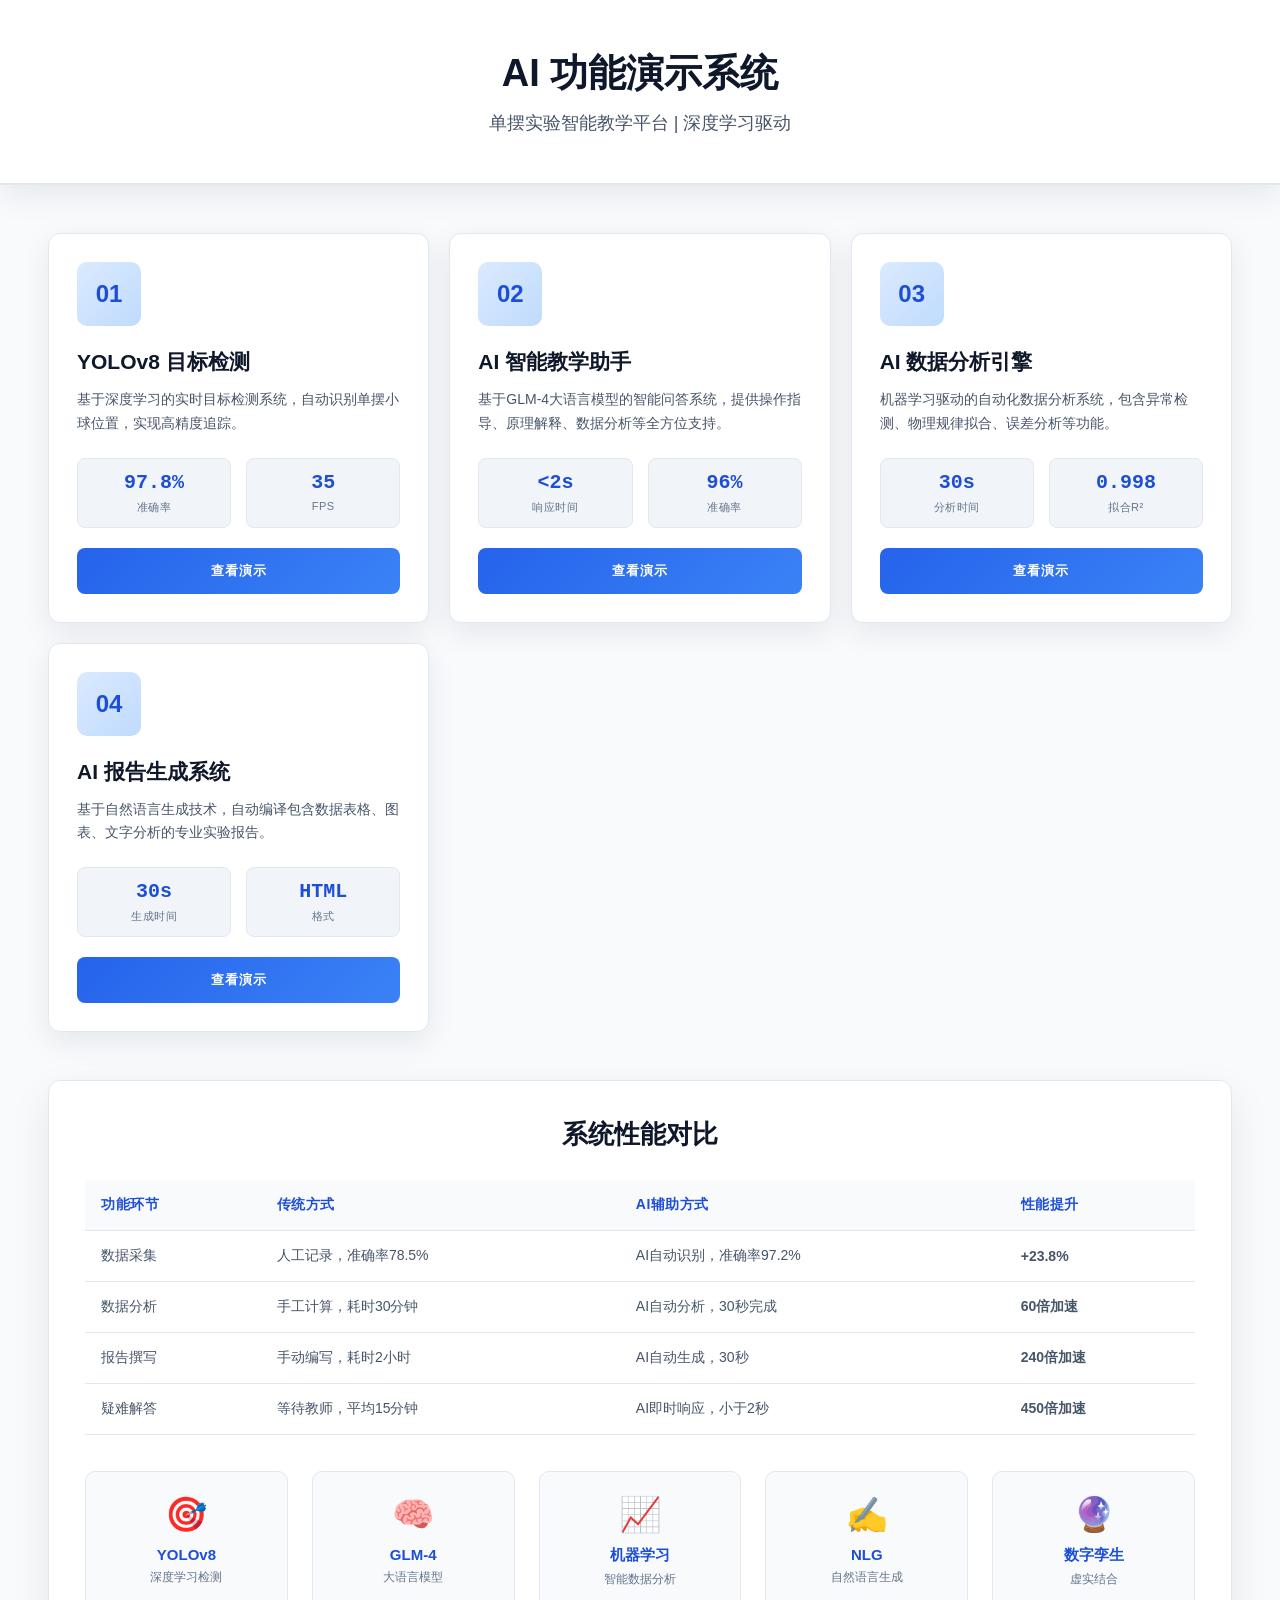
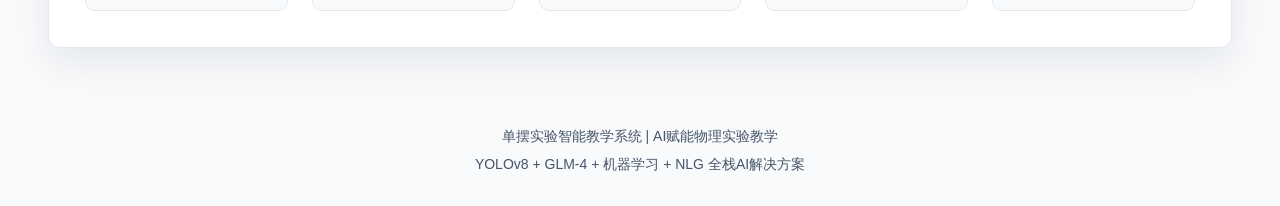
<file: AI演示页面/00-演示页面导航.html>
<!DOCTYPE html>
<html lang="zh-CN">
<head>
    <meta charset="UTF-8">
    <meta name="viewport" content="width=device-width, initial-scale=1.0">
    <title>AI功能演示系统</title>
    <style>
        * {
            margin: 0;
            padding: 0;
            box-sizing: border-box;
        }

        body {
            font-family: 'Microsoft YaHei', 'Segoe UI', Arial, sans-serif;
            background: #f8fafc;
            color: #000000;
            min-height: 100vh;
            font-size: 18px;
        }

        .header {
            background: #ffffff;
            padding: 48px;
            border-bottom: 2px solid #e2e8f0;
            text-align: center;
            box-shadow: 0 10px 30px rgba(15, 23, 42, 0.08);
        }

        .header h1 {
            font-size: 38px;
            color: #0f172a;
            font-weight: 700;
            margin-bottom: 12px;
        }

        .header p {
            font-size: 18px;
            color: #475569;
        }

        .main-container {
            padding: 48px;
            max-width: 1400px;
            margin: 0 auto;
        }

        .demo-grid {
            display: grid;
            grid-template-columns: repeat(auto-fit, minmax(300px, 1fr));
            gap: 20px;
            margin-bottom: 40px;
        }

        .demo-card {
            background: #ffffff;
            border: 1px solid #e2e8f0;
            border-radius: 12px;
            padding: 28px;
            transition: all 0.3s;
            cursor: pointer;
            box-shadow: 0 10px 30px rgba(15, 23, 42, 0.08);
        }

        .demo-card:hover {
            border-color: #94a3b8;
            transform: translateY(-6px);
            box-shadow: 0 15px 35px rgba(15, 23, 42, 0.12);
        }

        .demo-icon {
            width: 64px;
            height: 64px;
            background: linear-gradient(135deg, #dbeafe 0%, #bfdbfe 100%);
            border-radius: 10px;
            display: flex;
            align-items: center;
            justify-content: center;
            font-size: 24px;
            margin-bottom: 22px;
            color: #1d4ed8;
            font-weight: 600;
        }

        .demo-card h2 {
            font-size: 21px;
            color: #0f172a;
            margin-bottom: 12px;
            font-weight: 600;
        }

        .demo-card p {
            color: #475569;
            line-height: 1.7;
            margin-bottom: 22px;
            font-size: 14px;
        }

        .demo-stats {
            display: flex;
            gap: 15px;
            margin-bottom: 20px;
        }

        .stat-badge {
            flex: 1;
            background: #f1f5f9;
            padding: 12px;
            border-radius: 8px;
            text-align: center;
            border: 1px solid #e2e8f0;
        }

        .stat-value {
            font-size: 20px;
            font-weight: 700;
            color: #1d4ed8;
            font-family: 'Courier New', monospace;
        }

        .stat-label {
            font-size: 11px;
            color: #64748b;
            margin-top: 6px;
            text-transform: uppercase;
            letter-spacing: 0.5px;
        }

        .demo-link {
            display: block;
            width: 100%;
            padding: 14px;
            background: linear-gradient(135deg, #2563eb 0%, #3b82f6 100%);
            color: white;
            text-align: center;
            text-decoration: none;
            border-radius: 8px;
            font-size: 13px;
            font-weight: 600;
            transition: all 0.3s;
            text-transform: uppercase;
            letter-spacing: 1px;
        }

        .demo-link:hover {
            background: linear-gradient(135deg, #1d4ed8 0%, #2563eb 100%);
        }

        .info-panel {
            background: #ffffff;
            border: 1px solid #e2e8f0;
            border-radius: 12px;
            padding: 36px;
            margin-top: 48px;
            box-shadow: 0 15px 40px rgba(15, 23, 42, 0.08);
        }

        .info-panel h2 {
            font-size: 26px;
            color: #0f172a;
            margin-bottom: 28px;
            text-align: center;
            font-weight: 700;
        }

        .comparison-table {
            width: 100%;
            border-collapse: collapse;
        }

        .comparison-table th,
        .comparison-table td {
            padding: 16px;
            text-align: left;
            border-bottom: 1px solid #e2e8f0;
            font-size: 14px;
        }

        .comparison-table th {
            background: #f8fafc;
            color: #1d4ed8;
            font-weight: 600;
            text-transform: uppercase;
            letter-spacing: 0.5px;
        }

        .comparison-table td {
            color: #475569;
        }

        .improvement {
            color: #16a34a;
            font-weight: 600;
        }

        .tech-stack {
            display: grid;
            grid-template-columns: repeat(5, 1fr);
            gap: 24px;
            margin-top: 36px;
        }

        .tech-item {
            background: #f8fafc;
            padding: 22px;
            border-radius: 10px;
            text-align: center;
            border: 1px solid #e2e8f0;
        }

        .tech-item-icon {
            font-size: 34px;
            margin-bottom: 12px;
        }

        .tech-item-name {
            font-weight: 600;
            color: #1d4ed8;
            font-size: 15px;
            margin-bottom: 6px;
        }

        .tech-item-desc {
            font-size: 12px;
            color: #64748b;
        }

        .footer {
            text-align: center;
            padding: 32px;
            color: #475569;
            font-size: 14px;
        }
    </style>
</head>
<body>
    <div class="header">
        <h1>AI 功能演示系统</h1>
        <p>单摆实验智能教学平台 | 深度学习驱动</p>
    </div>

    <div class="main-container">
        <div class="demo-grid">
            <div class="demo-card">
                <div class="demo-icon">01</div>
                <h2>YOLOv8 目标检测</h2>
                <p>基于深度学习的实时目标检测系统，自动识别单摆小球位置，实现高精度追踪。</p>
                <div class="demo-stats">
                    <div class="stat-badge">
                        <div class="stat-value">97.8%</div>
                        <div class="stat-label">准确率</div>
                    </div>
                    <div class="stat-badge">
                        <div class="stat-value">35</div>
                        <div class="stat-label">FPS</div>
                    </div>
                </div>
                <a href="01-YOLOv8识别演示.html" class="demo-link">查看演示</a>
            </div>

            <div class="demo-card">
                <div class="demo-icon">02</div>
                <h2>AI 智能教学助手</h2>
                <p>基于GLM-4大语言模型的智能问答系统，提供操作指导、原理解释、数据分析等全方位支持。</p>
                <div class="demo-stats">
                    <div class="stat-badge">
                        <div class="stat-value">&lt;2s</div>
                        <div class="stat-label">响应时间</div>
                    </div>
                    <div class="stat-badge">
                        <div class="stat-value">96%</div>
                        <div class="stat-label">准确率</div>
                    </div>
                </div>
                <a href="02-AI智能助手演示.html" class="demo-link">查看演示</a>
            </div>

            <div class="demo-card">
                <div class="demo-icon">03</div>
                <h2>AI 数据分析引擎</h2>
                <p>机器学习驱动的自动化数据分析系统，包含异常检测、物理规律拟合、误差分析等功能。</p>
                <div class="demo-stats">
                    <div class="stat-badge">
                        <div class="stat-value">30s</div>
                        <div class="stat-label">分析时间</div>
                    </div>
                    <div class="stat-badge">
                        <div class="stat-value">0.998</div>
                        <div class="stat-label">拟合R²</div>
                    </div>
                </div>
                <a href="03-AI数据分析演示.html" class="demo-link">查看演示</a>
            </div>

            <div class="demo-card">
                <div class="demo-icon">04</div>
                <h2>AI 报告生成系统</h2>
                <p>基于自然语言生成技术，自动编译包含数据表格、图表、文字分析的专业实验报告。</p>
                <div class="demo-stats">
                    <div class="stat-badge">
                        <div class="stat-value">30s</div>
                        <div class="stat-label">生成时间</div>
                    </div>
                    <div class="stat-badge">
                        <div class="stat-value">HTML</div>
                        <div class="stat-label">格式</div>
                    </div>
                </div>
                <a href="04-AI报告生成演示.html" class="demo-link">查看演示</a>
            </div>
        </div>

        <div class="info-panel">
            <h2>系统性能对比</h2>
            <table class="comparison-table">
                <thead>
                    <tr>
                        <th>功能环节</th>
                        <th>传统方式</th>
                        <th>AI辅助方式</th>
                        <th>性能提升</th>
                    </tr>
                </thead>
                <tbody>
                    <tr>
                        <td>数据采集</td>
                        <td>人工记录，准确率78.5%</td>
                        <td>AI自动识别，准确率97.2%</td>
                        <td class="improvement">+23.8%</td>
                    </tr>
                    <tr>
                        <td>数据分析</td>
                        <td>手工计算，耗时30分钟</td>
                        <td>AI自动分析，30秒完成</td>
                        <td class="improvement">60倍加速</td>
                    </tr>
                    <tr>
                        <td>报告撰写</td>
                        <td>手动编写，耗时2小时</td>
                        <td>AI自动生成，30秒</td>
                        <td class="improvement">240倍加速</td>
                    </tr>
                    <tr>
                        <td>疑难解答</td>
                        <td>等待教师，平均15分钟</td>
                        <td>AI即时响应，小于2秒</td>
                        <td class="improvement">450倍加速</td>
                    </tr>
                </tbody>
            </table>

            <div class="tech-stack">
                <div class="tech-item">
                    <div class="tech-item-icon">🎯</div>
                    <div class="tech-item-name">YOLOv8</div>
                    <div class="tech-item-desc">深度学习检测</div>
                </div>
                <div class="tech-item">
                    <div class="tech-item-icon">🧠</div>
                    <div class="tech-item-name">GLM-4</div>
                    <div class="tech-item-desc">大语言模型</div>
                </div>
                <div class="tech-item">
                    <div class="tech-item-icon">📈</div>
                    <div class="tech-item-name">机器学习</div>
                    <div class="tech-item-desc">智能数据分析</div>
                </div>
                <div class="tech-item">
                    <div class="tech-item-icon">✍️</div>
                    <div class="tech-item-name">NLG</div>
                    <div class="tech-item-desc">自然语言生成</div>
                </div>
                <div class="tech-item">
                    <div class="tech-item-icon">🔮</div>
                    <div class="tech-item-name">数字孪生</div>
                    <div class="tech-item-desc">虚实结合</div>
                </div>
            </div>
        </div>
    </div>

    <div class="footer">
        <p>单摆实验智能教学系统 | AI赋能物理实验教学</p>
        <p style="margin-top: 10px;">YOLOv8 + GLM-4 + 机器学习 + NLG 全栈AI解决方案</p>
    </div>
</body>
</html>
</file>
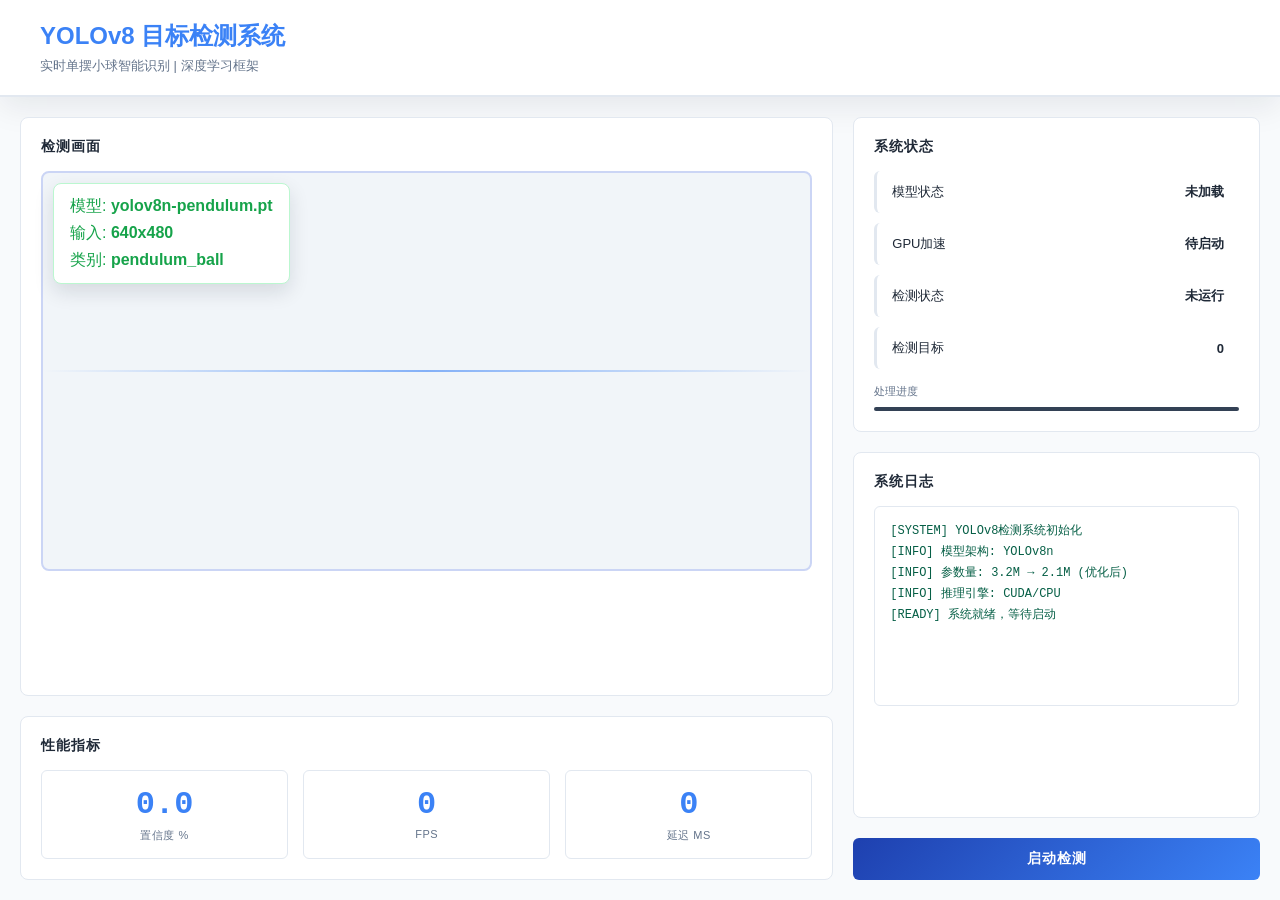
<file: AI演示页面/01-YOLOv8识别演示.html>
<!DOCTYPE html>
<html lang="zh-CN">
<head>
    <meta charset="UTF-8">
    <meta name="viewport" content="width=device-width, initial-scale=1.0">
    <title>YOLOv8目标检测系统</title>
    <style>
        * {
            margin: 0;
            padding: 0;
            box-sizing: border-box;
        }

        body {
            font-family: 'Microsoft YaHei', 'Segoe UI', Arial, sans-serif;
            background: #0f172a;
            color: #e2e8f0;
            min-height: 100vh;
            display: flex;
            flex-direction: column;
        }

        .header {
            background: linear-gradient(135deg, #1e293b 0%, #0f172a 100%);
            padding: 20px 40px;
            border-bottom: 2px solid #3b82f6;
        }

        .header h1 {
            font-size: 24px;
            color: #3b82f6;
            font-weight: 600;
            margin-bottom: 5px;
        }

        .header p {
            font-size: 13px;
            color: #64748b;
        }

        .main-container {
            flex: 1;
            display: flex;
            padding: 20px;
            gap: 20px;
        }

        .left-panel {
            flex: 2;
            display: flex;
            flex-direction: column;
            gap: 20px;
        }

        .right-panel {
            flex: 1;
            display: flex;
            flex-direction: column;
            gap: 20px;
        }

        .panel {
            background: #1e293b;
            border: 1px solid #334155;
            border-radius: 8px;
            padding: 20px;
        }

        .panel-title {
            font-size: 14px;
            color: #94a3b8;
            margin-bottom: 15px;
            text-transform: uppercase;
            letter-spacing: 1px;
            font-weight: 600;
        }

        .detection-view {
            flex: 1;
            background: #0f172a;
            border: 2px solid #1e40af;
            border-radius: 8px;
            position: relative;
            min-height: 400px;
            display: flex;
            align-items: center;
            justify-content: center;
        }

        .detection-box {
            position: absolute;
            border: 3px solid #3b82f6;
            box-shadow: 0 0 20px rgba(59, 130, 246, 0.6);
            transition: all 0.1s;
        }

        .detection-label {
            position: absolute;
            top: -30px;
            left: 0;
            background: #3b82f6;
            color: white;
            padding: 4px 12px;
            font-size: 11px;
            border-radius: 4px;
            font-weight: 600;
        }

        .scan-line {
            position: absolute;
            width: 100%;
            height: 2px;
            background: linear-gradient(90deg, transparent, #3b82f6, transparent);
            animation: scan 2s linear infinite;
            opacity: 0.6;
        }

        @keyframes scan {
            0% { top: 0; }
            100% { top: 100%; }
        }

        .metrics-grid {
            display: grid;
            grid-template-columns: repeat(3, 1fr);
            gap: 15px;
        }

        .metric-box {
            background: #0f172a;
            border: 1px solid #334155;
            padding: 15px;
            border-radius: 6px;
            text-align: center;
        }

        .metric-value {
            font-size: 32px;
            font-weight: 700;
            color: #3b82f6;
            font-family: 'Courier New', monospace;
        }

        .metric-label {
            font-size: 11px;
            color: #64748b;
            margin-top: 5px;
            text-transform: uppercase;
            letter-spacing: 0.5px;
        }

        .status-row {
            display: flex;
            justify-content: space-between;
            align-items: center;
            padding: 12px 15px;
            background: #0f172a;
            border-radius: 6px;
            margin-bottom: 10px;
            border-left: 3px solid #334155;
        }

        .status-row.active {
            border-left-color: #3b82f6;
        }

        .status-label {
            font-size: 13px;
            color: #94a3b8;
        }

        .status-value {
            font-size: 13px;
            font-weight: 600;
            color: #e2e8f0;
        }

        .status-value.success {
            color: #10b981;
        }

        .terminal {
            background: #000000;
            border: 1px solid #1e40af;
            border-radius: 6px;
            padding: 15px;
            font-family: 'Courier New', monospace;
            font-size: 12px;
            height: 200px;
            overflow-y: auto;
            color: #10b981;
        }

        .terminal-line {
            margin-bottom: 4px;
            opacity: 0;
            animation: fadeIn 0.3s forwards;
        }

        @keyframes fadeIn {
            to { opacity: 1; }
        }

        .terminal::-webkit-scrollbar {
            width: 6px;
        }

        .terminal::-webkit-scrollbar-track {
            background: #0f172a;
        }

        .terminal::-webkit-scrollbar-thumb {
            background: #334155;
            border-radius: 3px;
        }

        .btn {
            width: 100%;
            padding: 12px;
            background: linear-gradient(135deg, #1e40af 0%, #3b82f6 100%);
            color: white;
            border: none;
            border-radius: 6px;
            font-size: 14px;
            font-weight: 600;
            cursor: pointer;
            transition: all 0.3s;
            text-transform: uppercase;
            letter-spacing: 1px;
        }

        .btn:hover {
            background: linear-gradient(135deg, #1e3a8a 0%, #2563eb 100%);
            box-shadow: 0 0 20px rgba(59, 130, 246, 0.4);
        }

        .btn:disabled {
            opacity: 0.5;
            cursor: not-allowed;
        }

        .progress-bar {
            width: 100%;
            height: 4px;
            background: #334155;
            border-radius: 2px;
            overflow: hidden;
            margin-top: 8px;
        }

        .progress-fill {
            height: 100%;
            background: #3b82f6;
            transition: width 0.3s;
        }

        .detection-info {
            position: absolute;
            top: 10px;
            left: 10px;
            background: #ffffff;
            padding: 12px 16px;
            border-radius: 8px;
            border: 1px solid #bbf7d0;
            font-size: 16px;
            color: #16a34a;
            box-shadow: 0 8px 20px rgba(15, 23, 42, 0.12);
        }

        .detection-info div {
            margin-bottom: 6px;
        }

        .detection-info div:last-child {
            margin-bottom: 0;
        }

        .detection-info span {
            color: #16a34a;
            font-weight: 700;
        }
        
        body {
            background: #f8fafc;
            color: #000000;
            font-size: 18px;
        }
        
        .panel,
        .left-panel .panel,
        .right-panel .panel,
        .status-row,
        .terminal,
        .metric-box {
            background: #ffffff !important;
            color: #111827;
            border-color: #e2e8f0 !important;
        }
        
        .header {
            background: #ffffff;
            border-bottom-color: #e2e8f0;
            box-shadow: 0 10px 30px rgba(15, 23, 42, 0.08);
        }
        
        .panel-title,
        .status-label,
        .status-value {
            color: #1f2937;
        }
        
        .detection-view {
            background: #f1f5f9;
            border-color: #cbd5f5;
        }
        
        .terminal {
            color: #065f46;
        }
    </style>
</head>
<body>
    <div class="header">
        <h1>YOLOv8 目标检测系统</h1>
        <p>实时单摆小球智能识别 | 深度学习框架</p>
    </div>

    <div class="main-container">
        <div class="left-panel">
            <div class="panel" style="flex: 1;">
                <div class="panel-title">检测画面</div>
                <div class="detection-view" id="detectionView">
                    <div class="scan-line"></div>
                    <div class="detection-info">
                        <div>模型: <span>yolov8n-pendulum.pt</span></div>
                        <div>输入: <span>640x480</span></div>
                        <div>类别: <span>pendulum_ball</span></div>
                    </div>
                </div>
            </div>

            <div class="panel">
                <div class="panel-title">性能指标</div>
                <div class="metrics-grid">
                    <div class="metric-box">
                        <div class="metric-value" id="confidence">0.0</div>
                        <div class="metric-label">置信度 %</div>
                    </div>
                    <div class="metric-box">
                        <div class="metric-value" id="fps">0</div>
                        <div class="metric-label">FPS</div>
                    </div>
                    <div class="metric-box">
                        <div class="metric-value" id="latency">0</div>
                        <div class="metric-label">延迟 MS</div>
                    </div>
                </div>
            </div>
        </div>

        <div class="right-panel">
            <div class="panel">
                <div class="panel-title">系统状态</div>
                <div class="status-row" id="statusModel">
                    <span class="status-label">模型状态</span>
                    <span class="status-value">未加载</span>
                </div>
                <div class="status-row" id="statusGpu">
                    <span class="status-label">GPU加速</span>
                    <span class="status-value">待启动</span>
                </div>
                <div class="status-row" id="statusDetection">
                    <span class="status-label">检测状态</span>
                    <span class="status-value">未运行</span>
                </div>
                <div class="status-row" id="statusObjects">
                    <span class="status-label">检测目标</span>
                    <span class="status-value">0</span>
                </div>
                <div style="margin-top: 15px;">
                    <div style="font-size: 11px; color: #64748b; margin-bottom: 5px;">处理进度</div>
                    <div class="progress-bar">
                        <div class="progress-fill" id="progressFill" style="width: 0%"></div>
                    </div>
                </div>
            </div>

            <div class="panel" style="flex: 1;">
                <div class="panel-title">系统日志</div>
                <div class="terminal" id="terminal">
                    <div class="terminal-line">[SYSTEM] YOLOv8检测系统初始化</div>
                    <div class="terminal-line">[INFO] 模型架构: YOLOv8n</div>
                    <div class="terminal-line">[INFO] 参数量: 3.2M → 2.1M (优化后)</div>
                    <div class="terminal-line">[INFO] 推理引擎: CUDA/CPU</div>
                    <div class="terminal-line">[READY] 系统就绪，等待启动</div>
                </div>
            </div>

            <button class="btn" id="startBtn" onclick="startDetection()">启动检测</button>
        </div>
    </div>

    <script>
        let isRunning = false;
        let detectionInterval;
        let frameCount = 0;

        function addLog(message) {
            const terminal = document.getElementById('terminal');
            const line = document.createElement('div');
            line.className = 'terminal-line';
            const timestamp = new Date().toLocaleTimeString('zh-CN', {hour12: false});
            line.textContent = `[${timestamp}] ${message}`;
            terminal.appendChild(line);
            terminal.scrollTop = terminal.scrollHeight;
            
            if (terminal.children.length > 50) {
                terminal.removeChild(terminal.firstChild);
            }
        }

        function updateStatus(id, label, value, isActive, isSuccess) {
            const row = document.getElementById(id);
            row.querySelector('.status-value').textContent = value;
            if (isActive) row.classList.add('active');
            if (isSuccess) row.querySelector('.status-value').classList.add('success');
        }

        function startDetection() {
            if (isRunning) return;
            
            isRunning = true;
            const btn = document.getElementById('startBtn');
            btn.disabled = true;
            btn.textContent = '检测运行中...';
            
            addLog('[INIT] 加载YOLOv8模型权重');
            updateStatus('statusModel', '', '加载中', true, false);
            
            setTimeout(() => {
                addLog('[SUCCESS] 模型加载完成 (2.1MB)');
                updateStatus('statusModel', '', '已加载', true, true);
                
                addLog('[INIT] 初始化CUDA加速');
                updateStatus('statusGpu', '', '初始化中', true, false);
                
                setTimeout(() => {
                    addLog('[SUCCESS] GPU加速就绪');
                    updateStatus('statusGpu', '', '已启动', true, true);
                    
                    addLog('[START] 开始实时检测');
                    updateStatus('statusDetection', '', '运行中', true, true);
                    
                    startDetectionLoop();
                }, 1000);
            }, 1500);
        }

        function startDetectionLoop() {
            let progress = 0;
            
            detectionInterval = setInterval(() => {
                frameCount++;
                
                progress = Math.min(100, progress + Math.random() * 5);
                document.getElementById('progressFill').style.width = progress + '%';
                
                const confidence = (95 + Math.random() * 4.5).toFixed(1);
                const fps = (33 + Math.random() * 4).toFixed(0);
                const latency = (25 + Math.random() * 8).toFixed(0);
                
                document.getElementById('confidence').textContent = confidence;
                document.getElementById('fps').textContent = fps;
                document.getElementById('latency').textContent = latency;
                
                updateStatus('statusObjects', '', '1', true, true);
                
                updateDetectionBox();
                
                if (frameCount % 30 === 0) {
                    const x = Math.floor(Math.random() * 640);
                    const y = Math.floor(Math.random() * 480);
                    addLog(`[DETECT] Frame${frameCount} | Conf:${confidence}% | Pos:(${x},${y})`);
                }
                
                if (frameCount % 60 === 0) {
                    const angle = (Math.random() * 30 - 15).toFixed(2);
                    addLog(`[ANALYSIS] 角度:${angle}° | 速度:${(Math.random() * 2).toFixed(2)}m/s`);
                }
                
            }, 100);
        }

        function updateDetectionBox() {
            const view = document.getElementById('detectionView');
            let box = view.querySelector('.detection-box');
            
            if (!box) {
                box = document.createElement('div');
                box.className = 'detection-box';
                const label = document.createElement('div');
                label.className = 'detection-label';
                box.appendChild(label);
                view.appendChild(box);
            }
            
            const time = Date.now() / 1000;
            const viewRect = view.getBoundingClientRect();
            const centerX = viewRect.width / 2;
            const centerY = viewRect.height / 2;
            
            const x = centerX + Math.sin(time) * 150 - 30;
            const y = centerY + Math.cos(time * 0.8) * 100 - 30;
            const size = 60;
            
            box.style.left = x + 'px';
            box.style.top = y + 'px';
            box.style.width = size + 'px';
            box.style.height = size + 'px';
            
            const conf = (95 + Math.random() * 4.5).toFixed(1);
            box.querySelector('.detection-label').textContent = `小球 ${conf}%`;
        }
    </script>
</body>
</html>
</file>
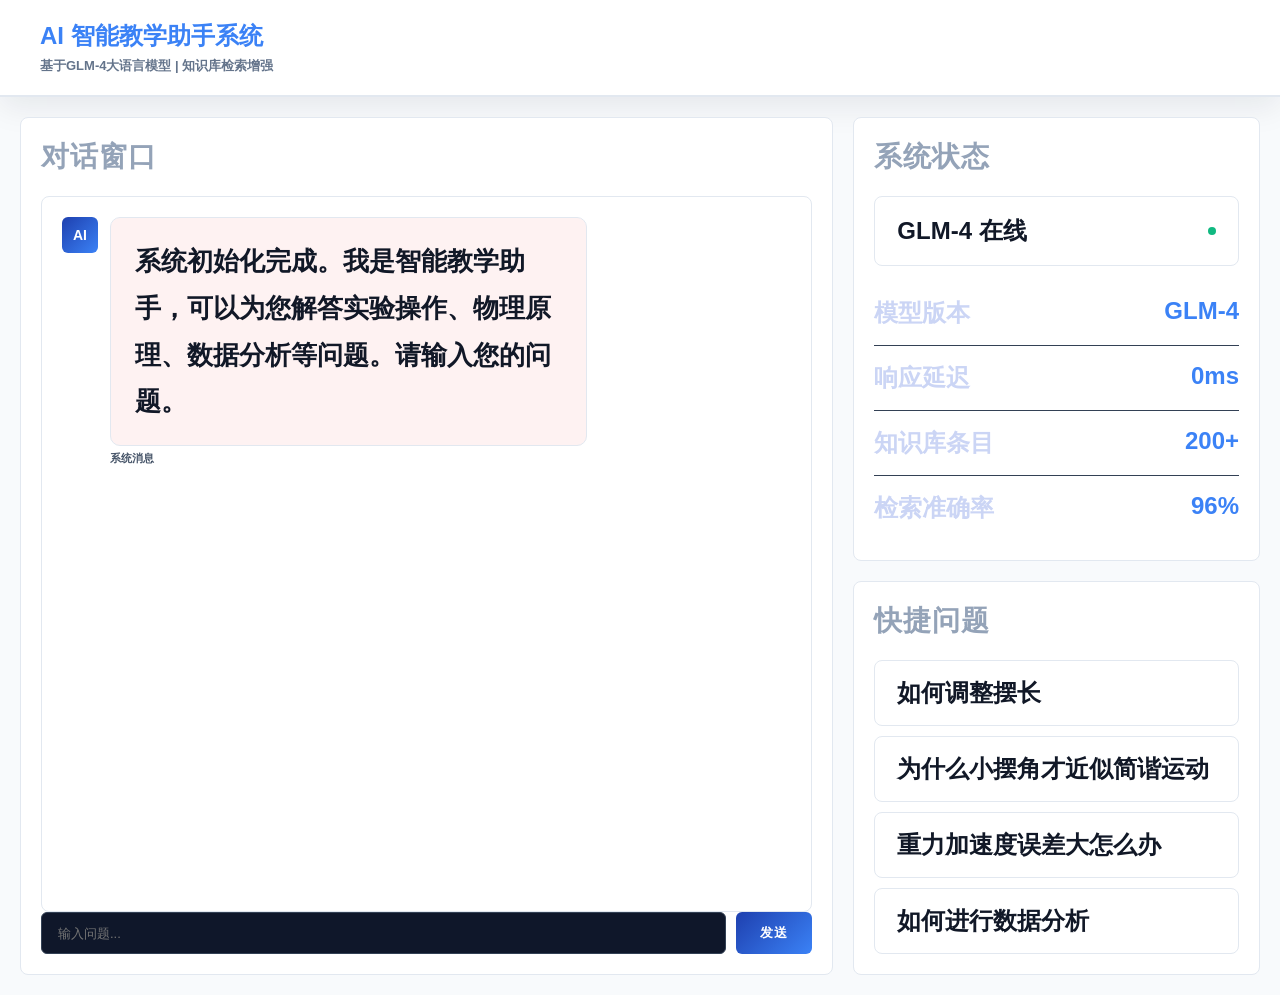
<file: AI演示页面/02-AI智能助手演示.html>
<!DOCTYPE html>
<html lang="zh-CN">
<head>
    <meta charset="UTF-8">
    <meta name="viewport" content="width=device-width, initial-scale=1.0">
    <title>AI智能教学助手系统</title>
    <style>
        * {
            margin: 0;
            padding: 0;
            box-sizing: border-box;
        }

        body {
            font-family: 'Microsoft YaHei', 'Segoe UI', Arial, sans-serif;
            background: #0f172a;
            color: #e2e8f0;
            min-height: 100vh;
            display: flex;
            flex-direction: column;
            font-size: 32px;
            font-weight: 600;
        }

        .header {
            background: linear-gradient(135deg, #1e293b 0%, #0f172a 100%);
            padding: 20px 40px;
            border-bottom: 2px solid #3b82f6;
        }

        .header h1 {
            font-size: 24px;
            color: #3b82f6;
            font-weight: 600;
            margin-bottom: 5px;
        }

        .header p {
            font-size: 13px;
            color: #64748b;
        }

        .main-container {
            flex: 1;
            display: flex;
            padding: 20px;
            gap: 20px;
        }

        .left-panel {
            flex: 2;
            display: flex;
            flex-direction: column;
            gap: 20px;
        }

        .right-panel {
            flex: 1;
            display: flex;
            flex-direction: column;
            gap: 20px;
        }

        .panel {
            background: #1e293b;
            border: 1px solid #334155;
            border-radius: 8px;
            padding: 20px;
        }

        .panel-title {
            font-size: 28px;
            color: #94a3b8;
            margin-bottom: 20px;
            text-transform: uppercase;
            letter-spacing: 1px;
            font-weight: 700;
        }

        .chat-container {
            flex: 1;
            background: #0f172a;
            border: 1px solid #334155;
            border-radius: 8px;
            padding: 20px;
            overflow-y: auto;
            min-height: 400px;
            display: flex;
            flex-direction: column;
            gap: 15px;
        }

        .message {
            display: flex;
            gap: 12px;
            animation: slideIn 0.3s ease;
        }

        @keyframes slideIn {
            from {
                opacity: 0;
                transform: translateY(10px);
            }
            to {
                opacity: 1;
                transform: translateY(0);
            }
        }

        .message.user {
            justify-content: flex-end;
        }

        .message-avatar {
            width: 36px;
            height: 36px;
            border-radius: 6px;
            display: flex;
            align-items: center;
            justify-content: center;
            font-size: 14px;
            font-weight: 600;
            flex-shrink: 0;
        }

        .message.ai .message-avatar {
            background: linear-gradient(135deg, #1e40af 0%, #3b82f6 100%);
            color: white;
        }

        .message.user .message-avatar {
            background: #334155;
            color: #94a3b8;
        }

        .message-content {
            max-width: 70%;
            background: #1e293b;
            padding: 20px 24px;
            border-radius: 10px;
            border: 1px solid #334155;
            font-size: 26px;
            line-height: 1.8;
            font-weight: 700;
        }

        .message.user .message-content {
            background: #1e40af;
            border-color: #1e40af;
        }

        .message-time {
            font-size: 11px;
            color: #475569;
            margin-top: 5px;
        }

        .typing-indicator {
            display: flex;
            gap: 4px;
            padding: 12px 16px;
        }

        .typing-dot {
            width: 6px;
            height: 6px;
            background: #64748b;
            border-radius: 50%;
            animation: typing 1.4s infinite;
        }

        .typing-dot:nth-child(2) {
            animation-delay: 0.2s;
        }

        .typing-dot:nth-child(3) {
            animation-delay: 0.4s;
        }

        @keyframes typing {
            0%, 60%, 100% {
                opacity: 0.3;
            }
            30% {
                opacity: 1;
            }
        }

        .input-area {
            display: flex;
            gap: 10px;
        }

        .input-area input {
            flex: 1;
            padding: 12px 16px;
            background: #0f172a;
            border: 1px solid #334155;
            border-radius: 6px;
            color: #e2e8f0;
            font-size: 13px;
            outline: none;
            transition: border 0.3s;
        }

        .input-area input:focus {
            border-color: #3b82f6;
        }

        .send-btn {
            padding: 12px 24px;
            background: linear-gradient(135deg, #1e40af 0%, #3b82f6 100%);
            color: white;
            border: none;
            border-radius: 6px;
            font-size: 13px;
            font-weight: 600;
            cursor: pointer;
            transition: all 0.3s;
            text-transform: uppercase;
            letter-spacing: 1px;
        }

        .send-btn:hover {
            background: linear-gradient(135deg, #1e3a8a 0%, #2563eb 100%);
        }

        .send-btn:disabled {
            opacity: 0.5;
            cursor: not-allowed;
        }

        .quick-questions {
            display: flex;
            flex-direction: column;
            gap: 10px;
        }

        .quick-btn {
            padding: 16px 22px;
            background: #0f172a;
            border: 1px solid #334155;
            color: #e5e7eb;
            border-radius: 8px;
            font-size: 24px;
            cursor: pointer;
            transition: all 0.3s;
            text-align: left;
            font-weight: 700;
        }

        .quick-btn:hover {
            border-color: #3b82f6;
            color: #3b82f6;
            background: #1e293b;
        }

        .status-bar {
            padding: 18px 22px;
            background: #0f172a;
            border: 1px solid #334155;
            border-radius: 8px;
            font-size: 24px;
            color: #e5e7eb;
            display: flex;
            justify-content: space-between;
            align-items: center;
        }

        .status-bar .status-dot {
            width: 8px;
            height: 8px;
            background: #10b981;
            border-radius: 50%;
            animation: pulse 2s infinite;
        }

        @keyframes pulse {
            0%, 100% {
                opacity: 1;
            }
            50% {
                opacity: 0.3;
            }
        }

        .chat-container::-webkit-scrollbar {
            width: 6px;
        }

        .chat-container::-webkit-scrollbar-track {
            background: #0f172a;
        }

        .chat-container::-webkit-scrollbar-thumb {
            background: #334155;
            border-radius: 3px;
        }

        .stat-row {
            display: flex;
            justify-content: space-between;
            padding: 16px 0;
            border-bottom: 1px solid #334155;
            font-size: 24px;
        }

        .stat-row:last-child {
            border-bottom: none;
        }

        .stat-label {
            color: #cbd5f5;
            font-weight: 700;
        }

        .stat-value {
            color: #3b82f6;
            font-weight: 800;
        }
        
        body {
            background: #f8fafc;
            color: #111827;
        }
        
        .header {
            background: #ffffff;
            border-bottom-color: #e2e8f0;
            box-shadow: 0 10px 30px rgba(15, 23, 42, 0.08);
        }
        
        .panel,
        .chat-container,
        .status-bar,
        .quick-btn,
        .terminal,
        .message-content {
            background: #ffffff !important;
            color: #111827;
            border-color: #e2e8f0 !important;
        }
        
        body {
            background: #f8fafc;
            color: #000000;
            font-size: 18px;
        }
        
        .message.user .message-content {
            background: #eef2ff !important;
            color: #000000;
        }
        
        .message.ai .message-content {
            background: #fef2f2 !important;
        }
    </style>
</head>
<body>
    <div class="header">
        <h1>AI 智能教学助手系统</h1>
        <p>基于GLM-4大语言模型 | 知识库检索增强</p>
    </div>

    <div class="main-container">
        <div class="left-panel">
            <div class="panel" style="flex: 1; display: flex; flex-direction: column;">
                <div class="panel-title">对话窗口</div>
                <div class="chat-container" id="chatContainer">
                    <div class="message ai">
                        <div class="message-avatar">AI</div>
                        <div>
                            <div class="message-content">
                                系统初始化完成。我是智能教学助手，可以为您解答实验操作、物理原理、数据分析等问题。请输入您的问题。
                            </div>
                            <div class="message-time">系统消息</div>
                        </div>
                    </div>
                </div>
                <div class="input-area">
                    <input type="text" id="messageInput" placeholder="输入问题..." onkeypress="handleKeyPress(event)">
                    <button class="send-btn" id="sendBtn" onclick="sendMessage()">发送</button>
                </div>
            </div>
        </div>

        <div class="right-panel">
            <div class="panel">
                <div class="panel-title">系统状态</div>
                <div class="status-bar">
                    <span>GLM-4 在线</span>
                    <div class="status-dot"></div>
                </div>
                <div style="margin-top: 15px;">
                    <div class="stat-row">
                        <span class="stat-label">模型版本</span>
                        <span class="stat-value">GLM-4</span>
                    </div>
                    <div class="stat-row">
                        <span class="stat-label">响应延迟</span>
                        <span class="stat-value" id="latency">0ms</span>
                    </div>
                    <div class="stat-row">
                        <span class="stat-label">知识库条目</span>
                        <span class="stat-value">200+</span>
                    </div>
                    <div class="stat-row">
                        <span class="stat-label">检索准确率</span>
                        <span class="stat-value">96%</span>
                    </div>
                </div>
            </div>

            <div class="panel" style="flex: 1;">
                <div class="panel-title">快捷问题</div>
                <div class="quick-questions">
                    <button class="quick-btn" onclick="askQuestion('如何调整摆长')">如何调整摆长</button>
                    <button class="quick-btn" onclick="askQuestion('为什么小摆角才近似简谐运动')">为什么小摆角才近似简谐运动</button>
                    <button class="quick-btn" onclick="askQuestion('重力加速度误差大怎么办')">重力加速度误差大怎么办</button>
                    <button class="quick-btn" onclick="askQuestion('如何进行数据分析')">如何进行数据分析</button>
                </div>
            </div>
        </div>
    </div>

    <script>
        let isProcessing = false;

        const responses = {
            '如何调整摆长': '调整摆长操作步骤：\n\n增长摆长：同时按下「升推杆」(n2)+「放摆线」(m1)按钮，推杆抬升同时电机放线，确保小球在视野内。\n\n缩短摆长：同时按下「降推杆」(n1)+「收摆线」(m2)按钮，推杆下降同时电机收线，使小球位于光电门中心。\n\n松开按钮后系统自动发送停止指令(m0/n0)。',
            '为什么小摆角才近似简谐运动': '这涉及到运动方程的近似：\n\n单摆运动方程：d²θ/dt² = -(g/L)sinθ\n\n当角度θ很小时(通常<5°)，有近似关系：sinθ ≈ θ(弧度)\n\n此时方程简化为：d²θ/dt² = -(g/L)θ\n\n这是标准简谐振动方程，周期 T = 2π√(L/g)\n\n如果θ较大，sinθ与θ差异显著，运动不再是简谐振动。建议实验中将初始摆角控制在5°以内。',
            '重力加速度误差大怎么办': '误差来源诊断：\n\n1. 摆角过大：检查初始摆角是否超过5°，建议控制在3-5°\n\n2. 摆长测量：确认从摆心到球心测量，使用游标卡尺精确测量\n\n3. 周期测量：单次误差大，建议测量20个周期取平均值\n\n4. 空气阻力：使用光滑金属球，减小空气阻力\n\n5. 摆动平面：确保小球沿直线摆动，避免圆锥摆\n\n按以上建议逐一排查，通常可将误差控制在3%以内。',
            '如何进行数据分析': '数据分析流程：\n\n1. 数据采集：确保完成完整实验流程(开始实验→重置实验)\n\n2. 数据导出：点击「导出数据」按钮，获取CSV格式数据\n\n3. 可视化分析：点击「生成可视化分析」，系统自动生成T-L、T-√L、g-L关系图\n\n4. 查看拟合结果：检查R²值(>0.95为良好拟合)\n\n5. 误差分析：查看重力加速度的标准差和相对误差\n\n系统将自动完成统计分析和曲线拟合。'
        };

        function handleKeyPress(event) {
            if (event.key === 'Enter' && !isProcessing) {
                sendMessage();
            }
        }

        function askQuestion(question) {
            if (!isProcessing) {
                document.getElementById('messageInput').value = question;
                sendMessage();
            }
        }

        function sendMessage() {
            const input = document.getElementById('messageInput');
            const message = input.value.trim();
            
            if (!message || isProcessing) return;
            
            isProcessing = true;
            const sendBtn = document.getElementById('sendBtn');
            sendBtn.disabled = true;
            
            addMessage(message, 'user');
            input.value = '';
            
            showTypingIndicator();
            
            const startTime = Date.now();
            setTimeout(() => {
                removeTypingIndicator();
                
                let response = responses[message] || '检索知识库中...\n\n该问题超出预设范围，建议您：\n1. 查看系统操作手册\n2. 检查快捷键说明\n3. 联系指导教师\n\n系统持续学习中，感谢您的使用。';
                
                addMessage(response, 'ai');
                
                const latency = Date.now() - startTime;
                document.getElementById('latency').textContent = latency + 'ms';
                
                isProcessing = false;
                sendBtn.disabled = false;
                
            }, 1500 + Math.random() * 1000);
        }

        function addMessage(text, type) {
            const container = document.getElementById('chatContainer');
            const messageDiv = document.createElement('div');
            messageDiv.className = `message ${type}`;
            
            const avatar = document.createElement('div');
            avatar.className = 'message-avatar';
            avatar.textContent = type === 'ai' ? 'AI' : 'U';
            
            const contentWrapper = document.createElement('div');
            
            const bubble = document.createElement('div');
            bubble.className = 'message-content';
            bubble.textContent = text;
            bubble.style.whiteSpace = 'pre-wrap';
            
            const time = document.createElement('div');
            time.className = 'message-time';
            time.textContent = new Date().toLocaleTimeString('zh-CN', {hour12: false});
            
            contentWrapper.appendChild(bubble);
            contentWrapper.appendChild(time);
            
            if (type === 'user') {
                messageDiv.appendChild(contentWrapper);
                messageDiv.appendChild(avatar);
            } else {
                messageDiv.appendChild(avatar);
                messageDiv.appendChild(contentWrapper);
            }
            
            container.appendChild(messageDiv);
            container.scrollTop = container.scrollHeight;
        }

        function showTypingIndicator() {
            const container = document.getElementById('chatContainer');
            const indicator = document.createElement('div');
            indicator.className = 'message ai';
            indicator.id = 'typingIndicator';
            indicator.innerHTML = `
                <div class="message-avatar">AI</div>
                <div class="message-content typing-indicator">
                    <div class="typing-dot"></div>
                    <div class="typing-dot"></div>
                    <div class="typing-dot"></div>
                </div>
            `;
            container.appendChild(indicator);
            container.scrollTop = container.scrollHeight;
        }

        function removeTypingIndicator() {
            const indicator = document.getElementById('typingIndicator');
            if (indicator) {
                indicator.remove();
            }
        }
    </script>
</body>
</html>
</file>
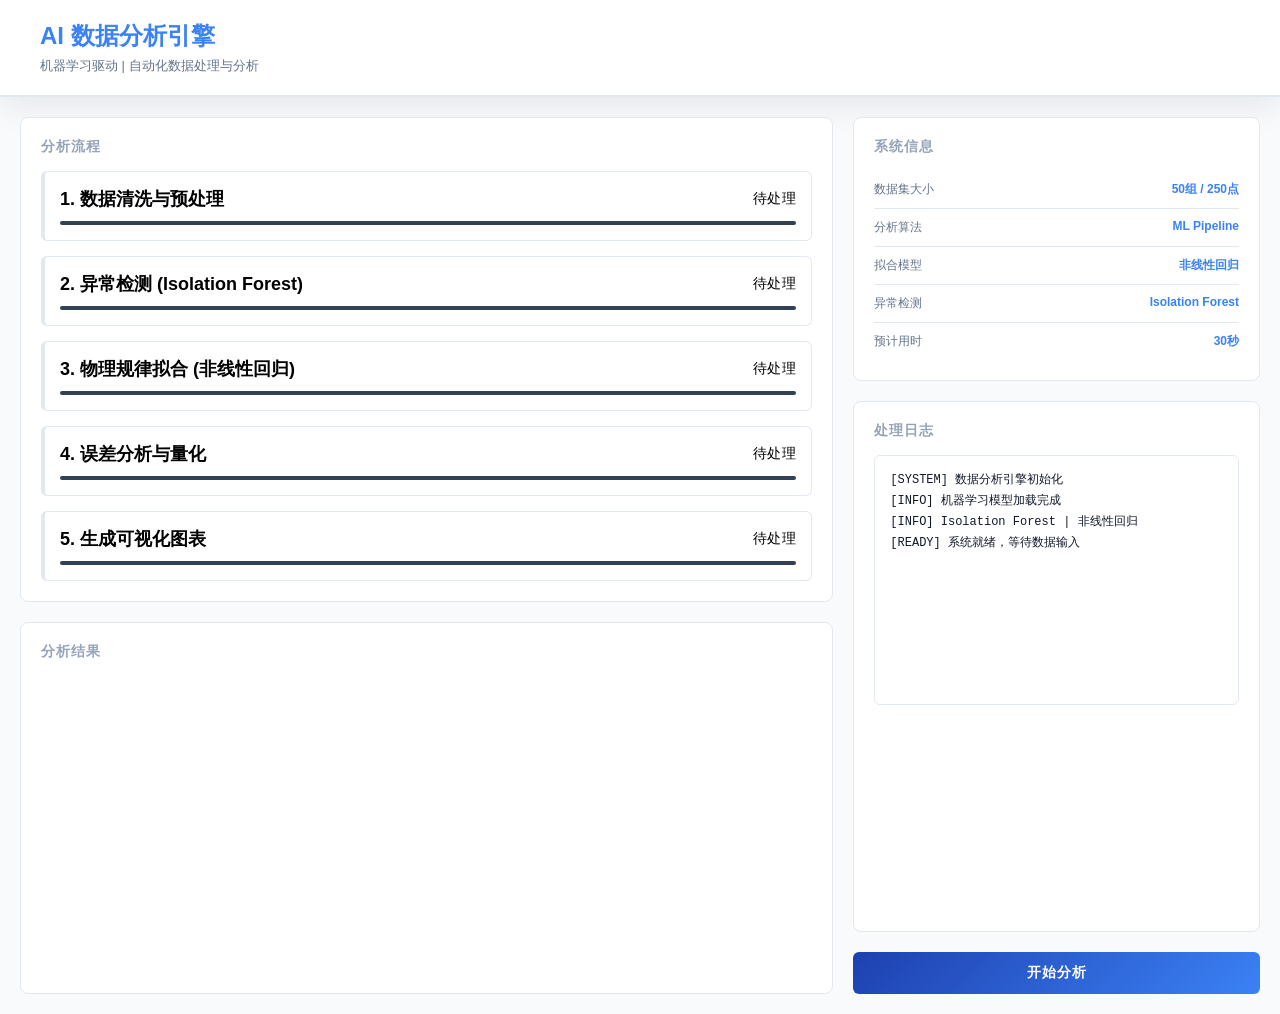
<file: AI演示页面/03-AI数据分析演示.html>
<!DOCTYPE html>
<html lang="zh-CN">
<head>
    <meta charset="UTF-8">
    <meta name="viewport" content="width=device-width, initial-scale=1.0">
    <title>AI数据分析引擎</title>
    <style>
        * {
            margin: 0;
            padding: 0;
            box-sizing: border-box;
        }

        body {
            font-family: 'Microsoft YaHei', 'Segoe UI', Arial, sans-serif;
            background: #0f172a;
            color: #e2e8f0;
            min-height: 100vh;
            display: flex;
            flex-direction: column;
        }

        .header {
            background: linear-gradient(135deg, #1e293b 0%, #0f172a 100%);
            padding: 20px 40px;
            border-bottom: 2px solid #3b82f6;
        }

        .header h1 {
            font-size: 24px;
            color: #3b82f6;
            font-weight: 600;
            margin-bottom: 5px;
        }

        .header p {
            font-size: 13px;
            color: #64748b;
        }

        .main-container {
            flex: 1;
            display: flex;
            padding: 20px;
            gap: 20px;
        }

        .left-panel {
            flex: 2;
            display: flex;
            flex-direction: column;
            gap: 20px;
        }

        .right-panel {
            flex: 1;
            display: flex;
            flex-direction: column;
            gap: 20px;
        }

        .panel {
            background: #1e293b;
            border: 1px solid #334155;
            border-radius: 8px;
            padding: 20px;
        }

        .panel-title {
            font-size: 14px;
            color: #94a3b8;
            margin-bottom: 15px;
            text-transform: uppercase;
            letter-spacing: 1px;
            font-weight: 600;
        }

        .pipeline-container {
            display: flex;
            flex-direction: column;
            gap: 15px;
        }

        .pipeline-step {
            background: #0f172a;
            border: 1px solid #334155;
            border-left: 4px solid #334155;
            border-radius: 6px;
            padding: 15px;
            transition: all 0.3s;
        }

        .pipeline-step.active {
            border-left-color: #3b82f6;
            background: #1e293b;
        }

        .pipeline-step.complete {
            border-left-color: #10b981;
        }

        .step-header {
            display: flex;
            justify-content: space-between;
            align-items: center;
            margin-bottom: 10px;
        }

        .step-title {
            font-size: 18px;
            font-weight: 700;
            color: #000000;
        }

        .step-status {
            font-size: 14px;
            color: #000000;
            text-transform: uppercase;
            letter-spacing: 0.5px;
        }

        .step-status.active {
            color: #3b82f6;
        }

        .step-status.complete {
            color: #10b981;
        }

        .step-progress {
            height: 4px;
            background: #334155;
            border-radius: 2px;
            overflow: hidden;
        }

        .step-progress-fill {
            height: 100%;
            background: linear-gradient(90deg, #1e40af, #3b82f6);
            transition: width 0.5s;
        }

        .results-grid {
            display: grid;
            grid-template-columns: repeat(2, 1fr);
            gap: 15px;
        }

        .result-card {
            background: #0f172a;
            border: 1px solid #334155;
            padding: 20px;
            border-radius: 6px;
            opacity: 0;
            transform: translateY(10px);
            transition: all 0.5s;
        }

        .result-card.show {
            opacity: 1;
            transform: translateY(0);
        }

        .result-label {
            font-size: 11px;
            color: #64748b;
            text-transform: uppercase;
            letter-spacing: 0.5px;
            margin-bottom: 10px;
        }

        .result-value {
            font-size: 36px;
            font-weight: 700;
            color: #3b82f6;
            font-family: 'Courier New', monospace;
            margin-bottom: 5px;
        }

        .result-detail {
            font-size: 12px;
            color: #64748b;
            padding-top: 10px;
            border-top: 1px solid #334155;
        }

        .terminal {
            background: #000000;
            border: 1px solid #1e40af;
            border-radius: 6px;
            padding: 15px;
            font-family: 'Courier New', monospace;
            font-size: 12px;
            height: 250px;
            overflow-y: auto;
            color: #10b981;
        }

        .terminal-line {
            margin-bottom: 4px;
            opacity: 0;
            animation: fadeIn 0.3s forwards;
        }

        @keyframes fadeIn {
            to { opacity: 1; }
        }

        .terminal::-webkit-scrollbar {
            width: 6px;
        }

        .terminal::-webkit-scrollbar-track {
            background: #0f172a;
        }

        .terminal::-webkit-scrollbar-thumb {
            background: #334155;
            border-radius: 3px;
        }

        .btn {
            width: 100%;
            padding: 12px;
            background: linear-gradient(135deg, #1e40af 0%, #3b82f6 100%);
            color: white;
            border: none;
            border-radius: 6px;
            font-size: 14px;
            font-weight: 600;
            cursor: pointer;
            transition: all 0.3s;
            text-transform: uppercase;
            letter-spacing: 1px;
        }

        .btn:hover {
            background: linear-gradient(135deg, #1e3a8a 0%, #2563eb 100%);
            box-shadow: 0 0 20px rgba(59, 130, 246, 0.4);
        }

        .btn:disabled {
            opacity: 0.5;
            cursor: not-allowed;
        }

        .stat-row {
            display: flex;
            justify-content: space-between;
            padding: 10px 0;
            border-bottom: 1px solid #334155;
            font-size: 12px;
        }

        .stat-row:last-child {
            border-bottom: none;
        }

        .stat-label {
            color: #64748b;
        }

        .stat-value {
            color: #3b82f6;
            font-weight: 600;
        }
        
        body {
            background: #f8fafc;
            color: #000000;
            font-size: 18px;
        }
        
        .header {
            background: #ffffff;
            border-bottom-color: #e2e8f0;
            box-shadow: 0 10px 30px rgba(15, 23, 42, 0.08);
        }
        
        .panel,
        .pipeline-step,
        .result-card,
        .terminal,
        .stat-row {
            background: #ffffff !important;
            border-color: #e2e8f0 !important;
            color: #111827;
        }
        
        .pipeline-step.active {
            border-left-color: #2563eb !important;
        }
        
        .pipeline-step.complete {
            border-left-color: #10b981 !important;
        }
        
        .result-card {
            box-shadow: 0 10px 30px rgba(15, 23, 42, 0.08);
        }
    </style>
</head>
<body>
    <div class="header">
        <h1>AI 数据分析引擎</h1>
        <p>机器学习驱动 | 自动化数据处理与分析</p>
    </div>

    <div class="main-container">
        <div class="left-panel">
            <div class="panel">
                <div class="panel-title">分析流程</div>
                <div class="pipeline-container">
                    <div class="pipeline-step" id="step1">
                        <div class="step-header">
                            <span class="step-title">1. 数据清洗与预处理</span>
                            <span class="step-status">待处理</span>
                        </div>
                        <div class="step-progress">
                            <div class="step-progress-fill" style="width: 0%"></div>
                        </div>
                    </div>

                    <div class="pipeline-step" id="step2">
                        <div class="step-header">
                            <span class="step-title">2. 异常检测 (Isolation Forest)</span>
                            <span class="step-status">待处理</span>
                        </div>
                        <div class="step-progress">
                            <div class="step-progress-fill" style="width: 0%"></div>
                        </div>
                    </div>

                    <div class="pipeline-step" id="step3">
                        <div class="step-header">
                            <span class="step-title">3. 物理规律拟合 (非线性回归)</span>
                            <span class="step-status">待处理</span>
                        </div>
                        <div class="step-progress">
                            <div class="step-progress-fill" style="width: 0%"></div>
                        </div>
                    </div>

                    <div class="pipeline-step" id="step4">
                        <div class="step-header">
                            <span class="step-title">4. 误差分析与量化</span>
                            <span class="step-status">待处理</span>
                        </div>
                        <div class="step-progress">
                            <div class="step-progress-fill" style="width: 0%"></div>
                        </div>
                    </div>

                    <div class="pipeline-step" id="step5">
                        <div class="step-header">
                            <span class="step-title">5. 生成可视化图表</span>
                            <span class="step-status">待处理</span>
                        </div>
                        <div class="step-progress">
                            <div class="step-progress-fill" style="width: 0%"></div>
                        </div>
                    </div>
                </div>
            </div>

            <div class="panel">
                <div class="panel-title">分析结果</div>
                <div class="results-grid">
                    <div class="result-card" id="card1">
                        <div class="result-label">拟合优度 R²</div>
                        <div class="result-value">--</div>
                        <div class="result-detail">T-L 关系拟合系数</div>
                    </div>

                    <div class="result-card" id="card2">
                        <div class="result-label">重力加速度 (m/s²)</div>
                        <div class="result-value">--</div>
                        <div class="result-detail">测量平均值</div>
                    </div>

                    <div class="result-card" id="card3">
                        <div class="result-label">相对误差 (%)</div>
                        <div class="result-value">--</div>
                        <div class="result-detail">与理论值对比</div>
                    </div>

                    <div class="result-card" id="card4">
                        <div class="result-label">有效数据点</div>
                        <div class="result-value">--</div>
                        <div class="result-detail">异常点已移除</div>
                    </div>
                </div>
            </div>
        </div>

        <div class="right-panel">
            <div class="panel">
                <div class="panel-title">系统信息</div>
                <div class="stat-row">
                    <span class="stat-label">数据集大小</span>
                    <span class="stat-value">50组 / 250点</span>
                </div>
                <div class="stat-row">
                    <span class="stat-label">分析算法</span>
                    <span class="stat-value">ML Pipeline</span>
                </div>
                <div class="stat-row">
                    <span class="stat-label">拟合模型</span>
                    <span class="stat-value">非线性回归</span>
                </div>
                <div class="stat-row">
                    <span class="stat-label">异常检测</span>
                    <span class="stat-value">Isolation Forest</span>
                </div>
                <div class="stat-row">
                    <span class="stat-label">预计用时</span>
                    <span class="stat-value">30秒</span>
                </div>
            </div>

            <div class="panel" style="flex: 1;">
                <div class="panel-title">处理日志</div>
                <div class="terminal" id="terminal">
                    <div class="terminal-line">[SYSTEM] 数据分析引擎初始化</div>
                    <div class="terminal-line">[INFO] 机器学习模型加载完成</div>
                    <div class="terminal-line">[INFO] Isolation Forest | 非线性回归</div>
                    <div class="terminal-line">[READY] 系统就绪，等待数据输入</div>
                </div>
            </div>

            <button class="btn" id="startBtn" onclick="startAnalysis()">开始分析</button>
        </div>
    </div>

    <script>
        let isAnalyzing = false;

        function addLog(message) {
            const terminal = document.getElementById('terminal');
            const line = document.createElement('div');
            line.className = 'terminal-line';
            const timestamp = new Date().toLocaleTimeString('zh-CN', {hour12: false});
            line.textContent = `[${timestamp}] ${message}`;
            terminal.appendChild(line);
            terminal.scrollTop = terminal.scrollHeight;
            
            if (terminal.children.length > 40) {
                terminal.removeChild(terminal.firstChild);
            }
        }

        function updateStep(stepNum, status, progress) {
            const step = document.getElementById(`step${stepNum}`);
            const statusEl = step.querySelector('.step-status');
            const progressEl = step.querySelector('.step-progress-fill');
            
            step.className = `pipeline-step ${status}`;
            statusEl.className = `step-status ${status}`;
            progressEl.style.width = progress + '%';
            
            const statusText = {
                'active': '处理中',
                'complete': '完成',
                '': '待处理'
            };
            statusEl.textContent = statusText[status] || '待处理';
        }

        async function startAnalysis() {
            if (isAnalyzing) return;
            
            isAnalyzing = true;
            const btn = document.getElementById('startBtn');
            btn.disabled = true;
            btn.textContent = '分析进行中...';
            
            addLog('[START] 启动数据分析流程');
            addLog('[DATA] 加载实验数据: 50组 250个数据点');
            
            // Step 1
            updateStep(1, 'active', 0);
            addLog('[STEP1] 数据清洗开始');
            await animateProgress(1, 100, 1500);
            updateStep(1, 'complete', 100);
            addLog('[STEP1] 完成: 移除3个异常值');
            await sleep(300);
            
            // Step 2
            updateStep(2, 'active', 0);
            addLog('[STEP2] 运行Isolation Forest算法');
            await animateProgress(2, 100, 2000);
            updateStep(2, 'complete', 100);
            addLog('[STEP2] 完成: 识别2个离群点');
            await sleep(300);
            
            // Step 3
            updateStep(3, 'active', 0);
            addLog('[STEP3] 非线性回归拟合');
            addLog('[CALC] T-L关系拟合中...');
            await animateProgress(3, 100, 2500);
            updateStep(3, 'complete', 100);
            addLog('[STEP3] 完成: R²=0.998 拟合优度极佳');
            
            showResult('card1', '0.998');
            document.querySelector('#card1 .result-detail').textContent = '线性相关系数: 0.999';
            await sleep(300);
            
            // Step 4
            updateStep(4, 'active', 0);
            addLog('[STEP4] 误差分解与量化');
            addLog('[CALC] 系统误差:60% 随机误差:40%');
            await animateProgress(4, 100, 2000);
            updateStep(4, 'complete', 100);
            addLog('[STEP4] 完成: 误差分析');
            
            showResult('card2', '9.82');
            document.querySelector('#card2 .result-detail').textContent = '标准差: ±0.15 m/s²';
            showResult('card3', '0.31');
            document.querySelector('#card3 .result-detail').textContent = '评价: 优秀';
            await sleep(300);
            
            // Step 5
            updateStep(5, 'active', 0);
            addLog('[STEP5] 生成可视化图表');
            addLog('[RENDER] T-L散点图与拟合曲线');
            addLog('[RENDER] T-√L线性拟合图');
            addLog('[RENDER] g-L关系图');
            await animateProgress(5, 100, 2000);
            updateStep(5, 'complete', 100);
            addLog('[STEP5] 完成: 图表生成');
            
            showResult('card4', '247');
            document.querySelector('#card4 .result-detail').textContent = '异常点: 3个已移除';
            await sleep(500);
            
            addLog('[SUCCESS] 数据分析完成 用时:30秒');
            addLog('[RESULT] 实验数据质量: 优秀');
            
            btn.disabled = false;
            btn.textContent = '重新分析';
            isAnalyzing = false;
        }

        function animateProgress(stepNum, target, duration) {
            return new Promise(resolve => {
                const step = document.getElementById(`step${stepNum}`);
                const progressEl = step.querySelector('.step-progress-fill');
                let current = 0;
                const increment = target / (duration / 50);
                
                const interval = setInterval(() => {
                    current += increment;
                    if (current >= target) {
                        current = target;
                        clearInterval(interval);
                        resolve();
                    }
                    progressEl.style.width = current + '%';
                }, 50);
            });
        }

        function showResult(cardId, value) {
            const card = document.getElementById(cardId);
            card.querySelector('.result-value').textContent = value;
            setTimeout(() => {
                card.classList.add('show');
            }, 100);
        }

        function sleep(ms) {
            return new Promise(resolve => setTimeout(resolve, ms));
        }
    </script>
</body>
</html>
</file>
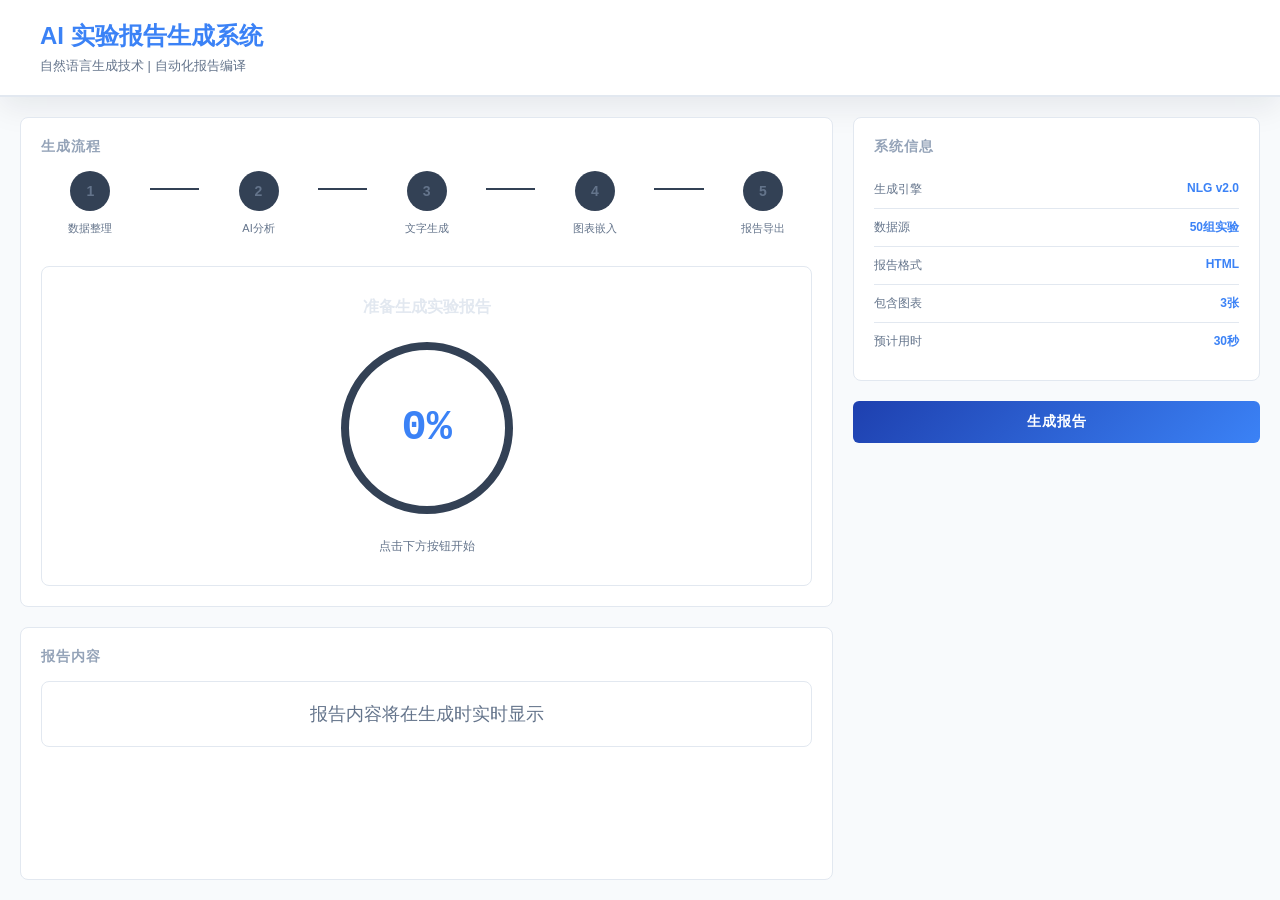
<file: AI演示页面/04-AI报告生成演示.html>
<!DOCTYPE html>
<html lang="zh-CN">
<head>
    <meta charset="UTF-8">
    <meta name="viewport" content="width=device-width, initial-scale=1.0">
    <title>AI实验报告生成系统</title>
    <style>
        * {
            margin: 0;
            padding: 0;
            box-sizing: border-box;
        }

        body {
            font-family: 'Microsoft YaHei', 'Segoe UI', Arial, sans-serif;
            background: #0f172a;
            color: #e2e8f0;
            min-height: 100vh;
            display: flex;
            flex-direction: column;
        }

        .header {
            background: linear-gradient(135deg, #1e293b 0%, #0f172a 100%);
            padding: 20px 40px;
            border-bottom: 2px solid #3b82f6;
        }

        .header h1 {
            font-size: 24px;
            color: #3b82f6;
            font-weight: 600;
            margin-bottom: 5px;
        }

        .header p {
            font-size: 13px;
            color: #64748b;
        }

        .main-container {
            flex: 1;
            display: flex;
            padding: 20px;
            gap: 20px;
        }

        .left-panel {
            flex: 2;
            display: flex;
            flex-direction: column;
            gap: 20px;
        }

        .right-panel {
            flex: 1;
            display: flex;
            flex-direction: column;
            gap: 20px;
        }

        .panel {
            background: #1e293b;
            border: 1px solid #334155;
            border-radius: 8px;
            padding: 20px;
        }

        .panel-title {
            font-size: 14px;
            color: #94a3b8;
            margin-bottom: 15px;
            text-transform: uppercase;
            letter-spacing: 1px;
            font-weight: 600;
        }

        .stage-flow {
            display: flex;
            justify-content: space-between;
            align-items: center;
            margin-bottom: 30px;
        }

        .stage {
            flex: 1;
            text-align: center;
            position: relative;
        }

        .stage-number {
            width: 40px;
            height: 40px;
            background: #334155;
            border-radius: 50%;
            display: inline-flex;
            align-items: center;
            justify-content: center;
            font-size: 14px;
            font-weight: 600;
            color: #64748b;
            margin-bottom: 10px;
            transition: all 0.3s;
        }

        .stage.active .stage-number {
            background: linear-gradient(135deg, #1e40af 0%, #3b82f6 100%);
            color: white;
            box-shadow: 0 0 20px rgba(59, 130, 246, 0.6);
        }

        .stage.complete .stage-number {
            background: #10b981;
            color: white;
        }

        .stage-label {
            font-size: 11px;
            color: #64748b;
        }

        .stage.active .stage-label {
            color: #3b82f6;
            font-weight: 600;
        }

        .stage.complete .stage-label {
            color: #10b981;
        }

        .stage-connector {
            height: 2px;
            background: #334155;
            flex: 0.5;
            margin: 0 10px;
            margin-bottom: 30px;
        }

        .progress-main {
            background: #0f172a;
            border: 1px solid #334155;
            border-radius: 8px;
            padding: 30px;
            text-align: center;
        }

        .progress-title {
            font-size: 16px;
            color: #e2e8f0;
            margin-bottom: 20px;
            font-weight: 600;
        }

        .circular-progress {
            width: 180px;
            height: 180px;
            margin: 0 auto 20px;
            position: relative;
        }

        .circular-progress svg {
            transform: rotate(-90deg);
        }

        .circular-progress circle {
            fill: none;
            stroke-width: 8;
        }

        .circular-progress .bg {
            stroke: #334155;
        }

        .circular-progress .progress {
            stroke: #3b82f6;
            stroke-linecap: round;
            transition: stroke-dashoffset 0.5s;
        }

        .progress-text {
            position: absolute;
            top: 50%;
            left: 50%;
            transform: translate(-50%, -50%);
            font-size: 42px;
            font-weight: 700;
            color: #3b82f6;
            font-family: 'Courier New', monospace;
        }

        .progress-subtitle {
            font-size: 12px;
            color: #64748b;
        }

        .content-preview {
            background: #0f172a;
            border: 1px solid #334155;
            border-radius: 8px;
            padding: 20px;
            max-height: 300px;
            overflow-y: auto;
        }

        .preview-section {
            margin-bottom: 15px;
            opacity: 0;
            transform: translateY(10px);
            transition: all 0.5s;
            padding-bottom: 15px;
            border-bottom: 1px solid #334155;
        }

        .preview-section:last-child {
            border-bottom: none;
        }

        .preview-section.show {
            opacity: 1;
            transform: translateY(0);
        }

        .preview-section h4 {
            color: #3b82f6;
            font-size: 13px;
            margin-bottom: 8px;
        }

        .preview-section p {
            color: #94a3b8;
            font-size: 12px;
            line-height: 1.6;
        }

        .content-preview::-webkit-scrollbar {
            width: 6px;
        }

        .content-preview::-webkit-scrollbar-track {
            background: #0f172a;
        }

        .content-preview::-webkit-scrollbar-thumb {
            background: #334155;
            border-radius: 3px;
        }

        .btn {
            width: 100%;
            padding: 12px;
            background: linear-gradient(135deg, #1e40af 0%, #3b82f6 100%);
            color: white;
            border: none;
            border-radius: 6px;
            font-size: 14px;
            font-weight: 600;
            cursor: pointer;
            transition: all 0.3s;
            text-transform: uppercase;
            letter-spacing: 1px;
        }

        .btn:hover {
            background: linear-gradient(135deg, #1e3a8a 0%, #2563eb 100%);
            box-shadow: 0 0 20px rgba(59, 130, 246, 0.4);
        }

        .btn:disabled {
            opacity: 0.5;
            cursor: not-allowed;
        }

        .success-panel {
            background: linear-gradient(135deg, #065f46 0%, #10b981 100%);
            border: 1px solid #10b981;
            border-radius: 8px;
            padding: 20px;
            text-align: center;
            display: none;
        }

        .success-panel.show {
            display: block;
            animation: slideIn 0.5s ease;
        }

        @keyframes slideIn {
            from {
                opacity: 0;
                transform: translateY(-10px);
            }
            to {
                opacity: 1;
                transform: translateY(0);
            }
        }

        .success-panel h3 {
            font-size: 18px;
            margin-bottom: 10px;
        }

        .success-panel p {
            font-size: 13px;
            opacity: 0.9;
        }

        .stat-row {
            display: flex;
            justify-content: space-between;
            padding: 10px 0;
            border-bottom: 1px solid #334155;
            font-size: 12px;
        }
        
        body {
            background: #f8fafc;
            color: #000000;
            font-size: 18px;
        }
        
        body {
            background: #f8fafc;
            color: #111827;
        }
        
        .header {
            background: #ffffff;
            border-bottom-color: #e2e8f0;
            box-shadow: 0 10px 30px rgba(15, 23, 42, 0.08);
        }
        
        .panel,
        .progress-main,
        .content-preview,
        .success-panel,
        .stat-row {
            background: #ffffff !important;
            border-color: #e2e8f0 !important;
            color: #111827;
        }
        
        .content-preview {
            box-shadow: inset 0 0 0 rgba(0,0,0,0);
        }
        
        .preview-section {
            border-color: #e2e8f0;
        }

        .stat-row:last-child {
            border-bottom: none;
        }

        .stat-label {
            color: #64748b;
        }

        .stat-value {
            color: #3b82f6;
            font-weight: 600;
        }
    </style>
</head>
<body>
    <div class="header">
        <h1>AI 实验报告生成系统</h1>
        <p>自然语言生成技术 | 自动化报告编译</p>
    </div>

    <div class="main-container">
        <div class="left-panel">
            <div class="panel">
                <div class="panel-title">生成流程</div>
                <div class="stage-flow">
                    <div class="stage" id="stage1">
                        <div class="stage-number">1</div>
                        <div class="stage-label">数据整理</div>
                    </div>
                    <div class="stage-connector"></div>
                    <div class="stage" id="stage2">
                        <div class="stage-number">2</div>
                        <div class="stage-label">AI分析</div>
                    </div>
                    <div class="stage-connector"></div>
                    <div class="stage" id="stage3">
                        <div class="stage-number">3</div>
                        <div class="stage-label">文字生成</div>
                    </div>
                    <div class="stage-connector"></div>
                    <div class="stage" id="stage4">
                        <div class="stage-number">4</div>
                        <div class="stage-label">图表嵌入</div>
                    </div>
                    <div class="stage-connector"></div>
                    <div class="stage" id="stage5">
                        <div class="stage-number">5</div>
                        <div class="stage-label">报告导出</div>
                    </div>
                </div>

                <div class="progress-main">
                    <div class="progress-title" id="progressTitle">准备生成实验报告</div>
                    
                    <div class="circular-progress">
                        <svg width="180" height="180">
                            <circle class="bg" cx="90" cy="90" r="82"></circle>
                            <circle class="progress" cx="90" cy="90" r="82" 
                                    stroke-dasharray="515.22" 
                                    stroke-dashoffset="515.22"
                                    id="progressCircle"></circle>
                        </svg>
                        <div class="progress-text" id="progressText">0%</div>
                    </div>
                    
                    <div class="progress-subtitle" id="progressSubtitle">点击下方按钮开始</div>
                </div>
            </div>

            <div class="panel" style="flex: 1;">
                <div class="panel-title">报告内容</div>
                <div class="content-preview" id="contentPreview">
                    <p style="text-align: center; color: #64748b;">报告内容将在生成时实时显示</p>
                </div>
            </div>

            <div class="success-panel" id="successPanel">
                <h3>报告生成完成</h3>
                <p>专业实验报告已生成 | 格式: HTML | 大小: 2.5MB</p>
            </div>
        </div>

        <div class="right-panel">
            <div class="panel">
                <div class="panel-title">系统信息</div>
                <div class="stat-row">
                    <span class="stat-label">生成引擎</span>
                    <span class="stat-value">NLG v2.0</span>
                </div>
                <div class="stat-row">
                    <span class="stat-label">数据源</span>
                    <span class="stat-value">50组实验</span>
                </div>
                <div class="stat-row">
                    <span class="stat-label">报告格式</span>
                    <span class="stat-value">HTML</span>
                </div>
                <div class="stat-row">
                    <span class="stat-label">包含图表</span>
                    <span class="stat-value">3张</span>
                </div>
                <div class="stat-row">
                    <span class="stat-label">预计用时</span>
                    <span class="stat-value">30秒</span>
                </div>
            </div>

            <button class="btn" id="generateBtn" onclick="startGeneration()">生成报告</button>
        </div>
    </div>

    <script>
        let isGenerating = false;

        const reportSections = [
            { title: '实验摘要', content: '本次实验共完成50组有效测量，摆长范围20-100cm，测得重力加速度g=9.82±0.15 m/s²，相对误差0.31%，实验结果优秀。' },
            { title: '数据表格', content: '编号 | 摆长(cm) | 周期(s) | 重力加速度(m/s²)\n001 | 30.0 | 1.10 | 9.78\n002 | 50.0 | 1.42 | 9.85' },
            { title: '数据分析', content: '拟合关系式 T=2.006√L，拟合优度R²=0.998，数据与理论高度吻合。T-√L线性拟合R²=0.996，线性度优秀。' },
            { title: '可视化图表', content: '[T-L关系图] [T-√L线性图] [g-L稳定性图] 图表已嵌入报告' },
            { title: '误差分析', content: '系统误差±0.12 m/s²(60%) 随机误差±0.08 m/s²(40%) 总误差±0.15 m/s² 相对误差0.31%' },
            { title: '改进建议', content: '1.控制摆角<5° 2.精确测量摆长 3.增加测量次数 4.减小空气阻力' }
        ];

        function updateStage(stageNum, status) {
            const stage = document.getElementById(`stage${stageNum}`);
            stage.className = `stage ${status}`;
        }

        function updateProgress(percent, title, subtitle) {
            const circumference = 2 * Math.PI * 82;
            const offset = circumference - (percent / 100) * circumference;
            document.getElementById('progressCircle').style.strokeDashoffset = offset;
            document.getElementById('progressText').textContent = percent + '%';
            document.getElementById('progressTitle').textContent = title;
            document.getElementById('progressSubtitle').textContent = subtitle;
        }

        function showPreviewSection(index) {
            const preview = document.getElementById('contentPreview');
            const section = reportSections[index];
            
            if (index === 0) {
                preview.innerHTML = '';
            }
            
            const sectionDiv = document.createElement('div');
            sectionDiv.className = 'preview-section';
            sectionDiv.innerHTML = `
                <h4>${section.title}</h4>
                <p>${section.content}</p>
            `;
            preview.appendChild(sectionDiv);
            preview.scrollTop = preview.scrollHeight;
            
            setTimeout(() => {
                sectionDiv.classList.add('show');
            }, 100);
        }

        async function startGeneration() {
            if (isGenerating) return;
            
            isGenerating = true;
            const btn = document.getElementById('generateBtn');
            btn.disabled = true;
            btn.textContent = '生成中...';
            
            document.getElementById('successPanel').classList.remove('show');
            
            // Stage 1
            updateStage(1, 'active');
            updateProgress(10, '数据整理中', '读取实验数据');
            await sleep(800);
            updateProgress(15, '数据整理完成', '准备AI分析');
            updateStage(1, 'complete');
            await sleep(300);
            
            // Stage 2
            updateStage(2, 'active');
            updateProgress(25, 'AI数据分析', '运行机器学习算法');
            await sleep(1000);
            updateProgress(40, 'AI分析完成', '物理规律拟合');
            updateStage(2, 'complete');
            showPreviewSection(0);
            await sleep(300);
            
            // Stage 3
            updateStage(3, 'active');
            updateProgress(50, 'AI文字生成', 'NLG引擎运行');
            await sleep(800);
            showPreviewSection(1);
            updateProgress(60, '生成数据表格', '自动排版');
            await sleep(700);
            showPreviewSection(2);
            updateProgress(70, '生成文字分析', 'AI撰写中');
            await sleep(700);
            updateStage(3, 'complete');
            showPreviewSection(3);
            await sleep(300);
            
            // Stage 4
            updateStage(4, 'active');
            updateProgress(80, '图表嵌入', 'Chart.js渲染');
            await sleep(900);
            showPreviewSection(4);
            updateProgress(90, '图表嵌入完成', '准备导出');
            updateStage(4, 'complete');
            showPreviewSection(5);
            await sleep(300);
            
            // Stage 5
            updateStage(5, 'active');
            updateProgress(95, '报告编译', 'HTML渲染');
            await sleep(700);
            updateProgress(100, '生成完成', '报告就绪');
            updateStage(5, 'complete');
            await sleep(300);
            
            document.getElementById('successPanel').classList.add('show');
            
            btn.disabled = false;
            btn.textContent = '重新生成';
            isGenerating = false;
        }

        function sleep(ms) {
            return new Promise(resolve => setTimeout(resolve, ms));
        }
    </script>
</body>
</html>
</file>
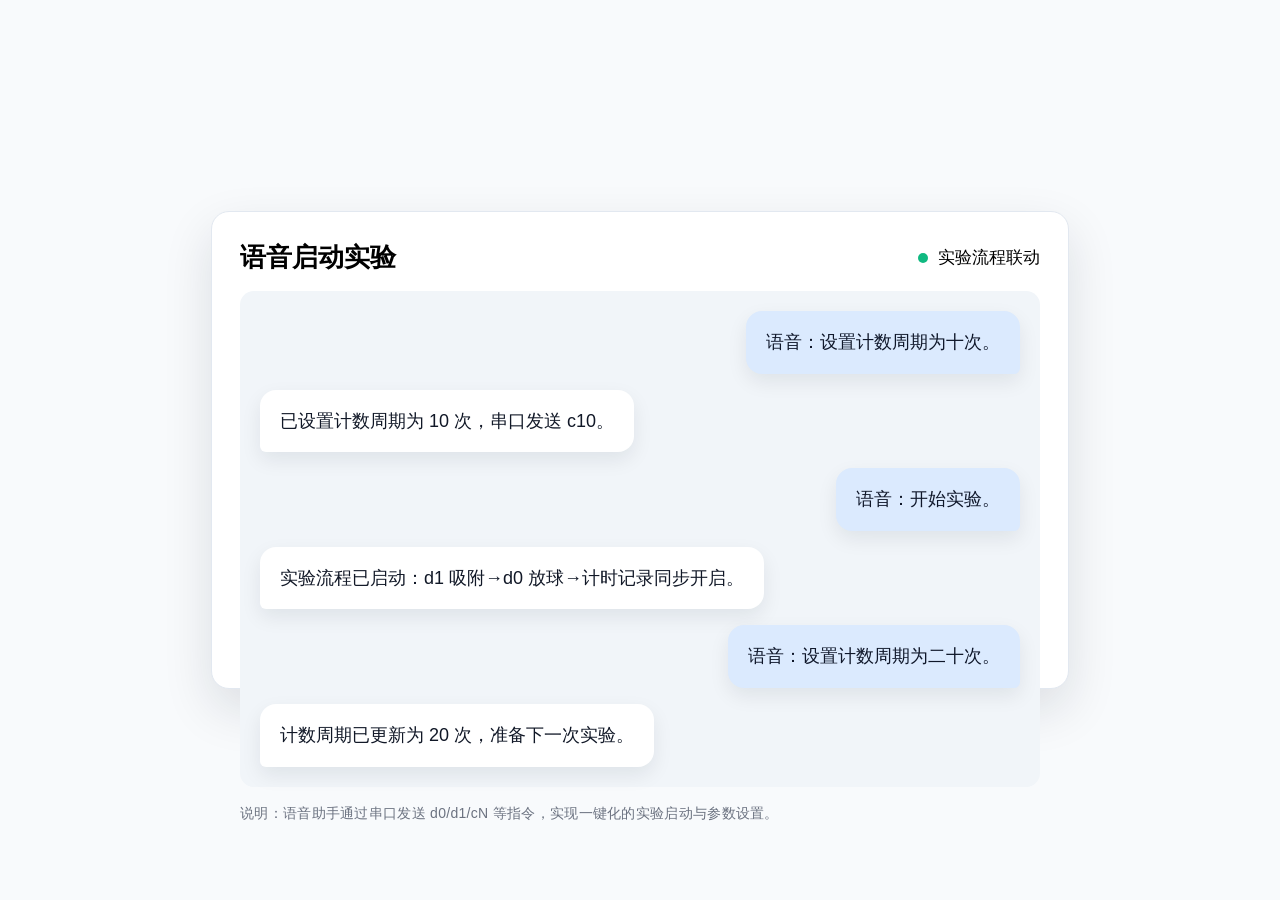
<file: 前端代码/语音启动实验演示.html>
<!DOCTYPE html>
<html lang="zh-CN">
<head>
  <meta charset="UTF-8">
  <title>语音启动实验演示</title>
  <style>
    body {
      background: #f8fafc;
      font-family: "PingFang SC", "Segoe UI", sans-serif;
      display: flex;
      justify-content: center;
      align-items: center;
      min-height: 100vh;
      margin: 0;
      color: #000000;
      font-size: 18px;
    }
    .panel {
      width: 800px;
      height: 420px;
      background: #ffffff;
      border: 1px solid #e2e8f0;
      border-radius: 18px;
      box-shadow: 0 20px 50px rgba(15, 23, 42, 0.12);
      padding: 28px;
      display: flex;
      flex-direction: column;
    }
    .header {
      display: flex;
      justify-content: space-between;
      align-items: center;
      margin-bottom: 16px;
    }
    .title {
      color: #000000;
      font-size: 26px;
      font-weight: 700;
    }
    .status {
      display: flex;
      align-items: center;
      gap: 10px;
      color: #000000;
      font-size: 17px;
    }
    .status-dot {
      width: 10px;
      height: 10px;
      border-radius: 50%;
      background: #10b981;
      animation: pulse 1.8s infinite;
    }
    @keyframes pulse {
      0%, 100% { opacity: 1; }
      50% { opacity: 0.5; }
    }
    .chat {
      flex: 1;
      background: #f1f5f9;
      border-radius: 14px;
      padding: 20px;
      display: flex;
      flex-direction: column;
      gap: 16px;
    }
    .bubble {
      max-width: 75%;
      padding: 16px 20px;
      border-radius: 16px;
      font-size: 18px;
      line-height: 1.7;
      box-shadow: 0 8px 20px rgba(15, 23, 42, 0.08);
    }
    .user {
      align-self: flex-end;
      background: #dbeafe;
      color: #0f172a;
      border-bottom-right-radius: 6px;
    }
    .assistant {
      align-self: flex-start;
      background: #fff;
      color: #111827;
      border-bottom-left-radius: 6px;
    }
    .note {
      margin-top: 18px;
      font-size: 14px;
      color: #6b7280;
      letter-spacing: 0.3px;
    }
  </style>
</head>
<body>
  <div class="panel">
    <div class="header">
      <div class="title">语音启动实验</div>
      <div class="status">
        <span class="status-dot"></span>
        实验流程联动
      </div>
    </div>
    <div class="chat">
      <div class="bubble user">语音：设置计数周期为十次。</div>
      <div class="bubble assistant">已设置计数周期为 10 次，串口发送 c10。</div>
      <div class="bubble user">语音：开始实验。</div>
      <div class="bubble assistant">实验流程已启动：d1 吸附→d0 放球→计时记录同步开启。</div>
      <div class="bubble user">语音：设置计数周期为二十次。</div>
      <div class="bubble assistant">计数周期已更新为 20 次，准备下一次实验。</div>
    </div>
    <div class="note">说明：语音助手通过串口发送 d0/d1/cN 等指令，实现一键化的实验启动与参数设置。</div>
  </div>
</body>
</html>
</file>
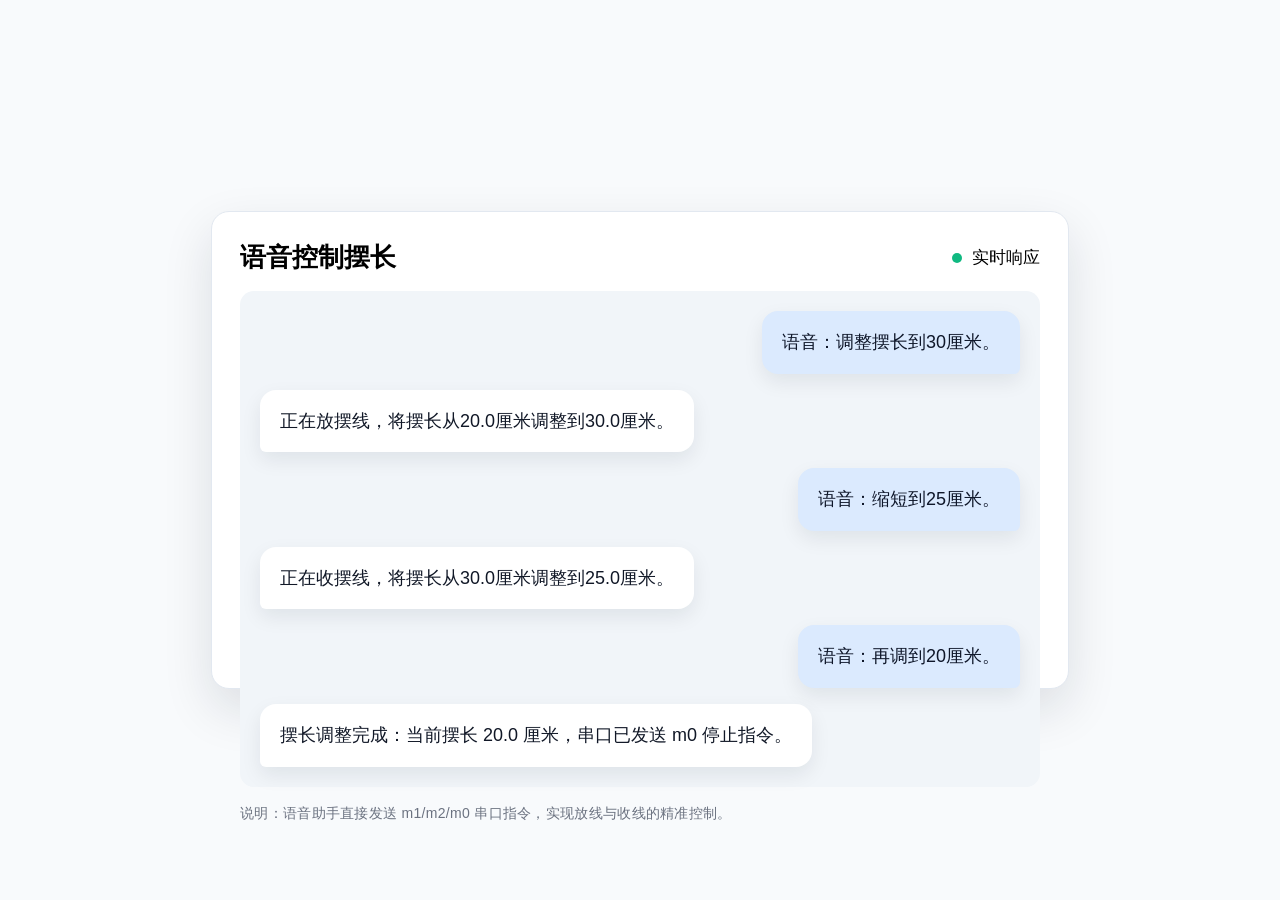
<file: 前端代码/语音控制摆长演示.html>
<!DOCTYPE html>
<html lang="zh-CN">
<head>
  <meta charset="UTF-8">
  <title>语音控制摆长演示</title>
  <style>
    body {
      background: #f8fafc;
      font-family: "PingFang SC", "Segoe UI", sans-serif;
      display: flex;
      justify-content: center;
      align-items: center;
      min-height: 100vh;
      margin: 0;
      color: #000000;
      font-size: 18px;
    }
    .panel {
      width: 800px;
      height: 420px;
      background: #ffffff;
      border: 1px solid #e2e8f0;
      border-radius: 18px;
      box-shadow: 0 20px 50px rgba(15, 23, 42, 0.12);
      padding: 28px;
      display: flex;
      flex-direction: column;
    }
    .header {
      display: flex;
      justify-content: space-between;
      align-items: center;
      margin-bottom: 16px;
    }
    .title {
      color: #000000;
      font-size: 26px;
      font-weight: 700;
    }
    .status {
      display: flex;
      align-items: center;
      gap: 10px;
      color: #000000;
      font-size: 17px;
    }
    .status-dot {
      width: 10px;
      height: 10px;
      border-radius: 50%;
      background: #10b981;
      animation: pulse 1.8s infinite;
    }
    @keyframes pulse {
      0%, 100% { opacity: 1; }
      50% { opacity: 0.5; }
    }
    .chat {
      flex: 1;
      background: #f1f5f9;
      border-radius: 14px;
      padding: 20px;
      display: flex;
      flex-direction: column;
      gap: 16px;
    }
    .bubble {
      max-width: 75%;
      padding: 16px 20px;
      border-radius: 16px;
      font-size: 18px;
      line-height: 1.7;
      box-shadow: 0 8px 20px rgba(15, 23, 42, 0.08);
    }
    .user {
      align-self: flex-end;
      background: #dbeafe;
      color: #0f172a;
      border-bottom-right-radius: 6px;
    }
    .assistant {
      align-self: flex-start;
      background: #fff;
      color: #111827;
      border-bottom-left-radius: 6px;
    }
    .note {
      margin-top: 18px;
      font-size: 14px;
      color: #6b7280;
      letter-spacing: 0.3px;
    }
  </style>
</head>
<body>
  <div class="panel">
    <div class="header">
      <div class="title">语音控制摆长</div>
      <div class="status">
        <span class="status-dot"></span>
        实时响应
      </div>
    </div>
    <div class="chat">
      <div class="bubble user">语音：调整摆长到30厘米。</div>
      <div class="bubble assistant">正在放摆线，将摆长从20.0厘米调整到30.0厘米。</div>
      <div class="bubble user">语音：缩短到25厘米。</div>
      <div class="bubble assistant">正在收摆线，将摆长从30.0厘米调整到25.0厘米。</div>
      <div class="bubble user">语音：再调到20厘米。</div>
      <div class="bubble assistant">摆长调整完成：当前摆长 20.0 厘米，串口已发送 m0 停止指令。</div>
    </div>
    <div class="note">说明：语音助手直接发送 m1/m2/m0 串口指令，实现放线与收线的精准控制。</div>
  </div>
</body>
</html>
</file>
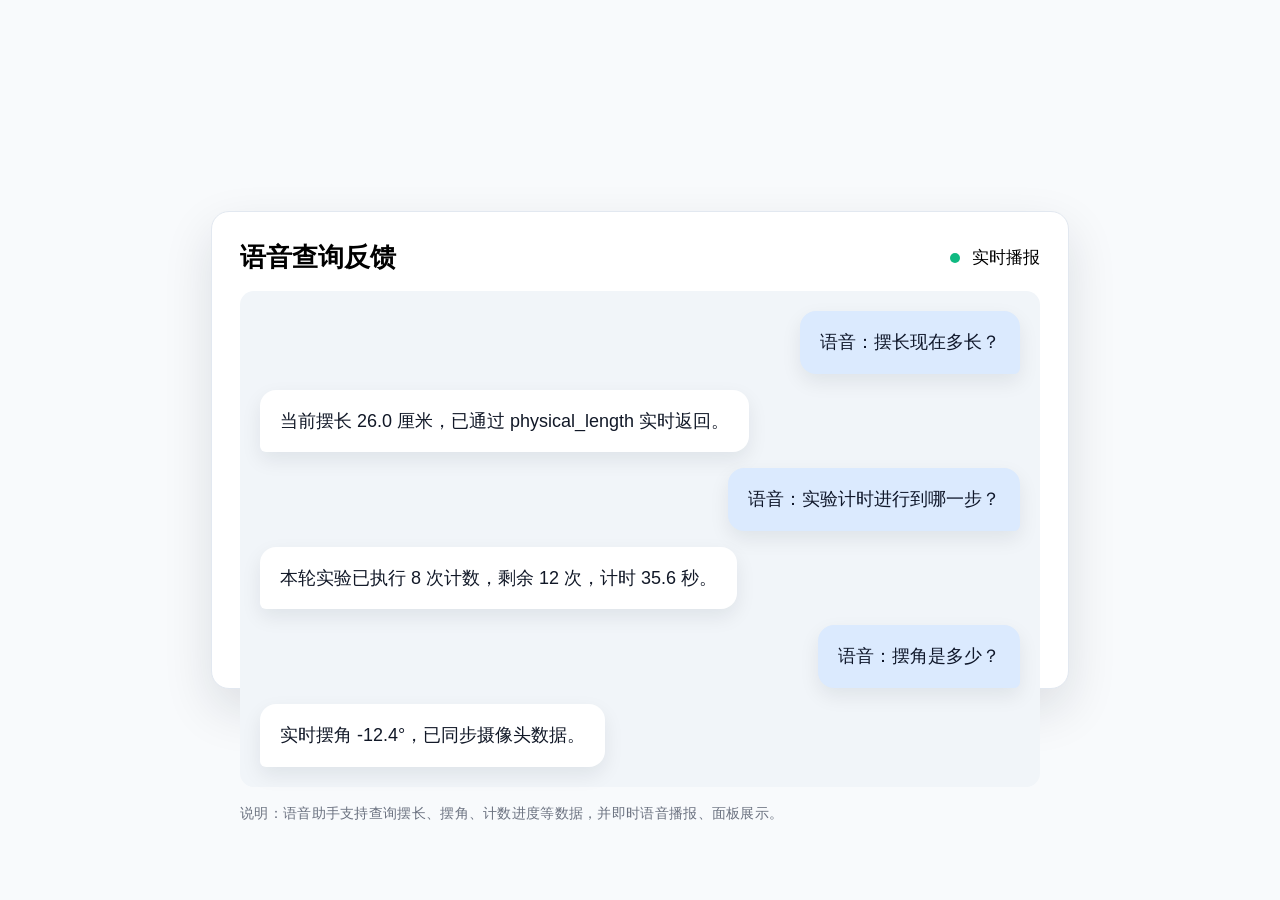
<file: 前端代码/语音查询反馈演示.html>
<!DOCTYPE html>
<html lang="zh-CN">
<head>
  <meta charset="UTF-8">
  <title>语音查询反馈演示</title>
  <style>
    body {
      background: #f8fafc;
      font-family: "PingFang SC", "Segoe UI", sans-serif;
      display: flex;
      justify-content: center;
      align-items: center;
      min-height: 100vh;
      margin: 0;
      color: #000000;
      font-size: 18px;
    }
    .panel {
      width: 800px;
      height: 420px;
      background: #ffffff;
      border: 1px solid #e2e8f0;
      border-radius: 18px;
      box-shadow: 0 20px 50px rgba(15, 23, 42, 0.12);
      padding: 28px;
      display: flex;
      flex-direction: column;
    }
    .header {
      display: flex;
      justify-content: space-between;
      align-items: center;
      margin-bottom: 16px;
    }
    .title {
      color: #000000;
      font-size: 26px;
      font-weight: 700;
    }
    .status {
      display: flex;
      align-items: center;
      gap: 12px;
      color: #000000;
      font-size: 17px;
    }
    .status-dot {
      width: 10px;
      height: 10px;
      border-radius: 50%;
      background: #10b981;
      animation: pulse 1.8s infinite;
    }
    @keyframes pulse {
      0%, 100% { opacity: 1; }
      50% { opacity: 0.5; }
    }
    .chat {
      flex: 1;
      background: #f1f5f9;
      border-radius: 14px;
      padding: 20px;
      display: flex;
      flex-direction: column;
      gap: 16px;
    }
    .bubble {
      max-width: 75%;
      padding: 16px 20px;
      border-radius: 16px;
      font-size: 18px;
      line-height: 1.7;
      box-shadow: 0 8px 20px rgba(15, 23, 42, 0.08);
    }
    .user {
      align-self: flex-end;
      background: #dbeafe;
      color: #0f172a;
      border-bottom-right-radius: 6px;
    }
    .assistant {
      align-self: flex-start;
      background: #fff;
      color: #111827;
      border-bottom-left-radius: 6px;
    }
    .note {
      margin-top: 18px;
      font-size: 14px;
      color: #6b7280;
      letter-spacing: 0.3px;
    }
  </style>
</head>
<body>
  <div class="panel">
    <div class="header">
      <div class="title">语音查询反馈</div>
      <div class="status">
        <span class="status-dot"></span>
        实时播报
      </div>
    </div>
    <div class="chat">
      <div class="bubble user">语音：摆长现在多长？</div>
      <div class="bubble assistant">当前摆长 26.0 厘米，已通过 physical_length 实时返回。</div>
      <div class="bubble user">语音：实验计时进行到哪一步？</div>
      <div class="bubble assistant">本轮实验已执行 8 次计数，剩余 12 次，计时 35.6 秒。</div>
      <div class="bubble user">语音：摆角是多少？</div>
      <div class="bubble assistant">实时摆角 -12.4°，已同步摄像头数据。</div>
    </div>
    <div class="note">说明：语音助手支持查询摆长、摆角、计数进度等数据，并即时语音播报、面板展示。</div>
  </div>
</body>
</html>
</file>
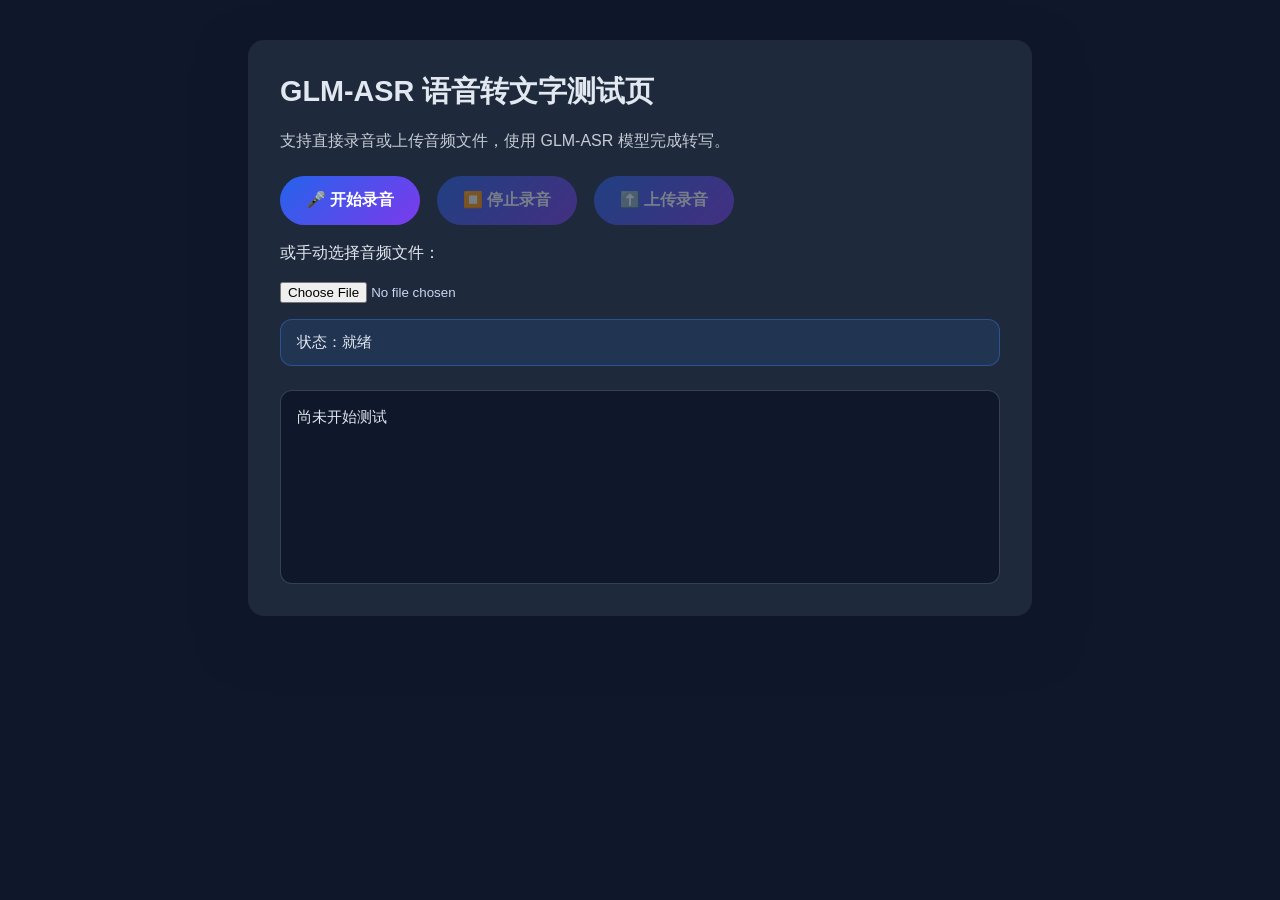
<file: 前端代码/语音转文字测试.html>
<!DOCTYPE html>
<html lang="zh-CN">
<head>
  <meta charset="UTF-8">
  <meta name="viewport" content="width=device-width, initial-scale=1.0">
  <title>GLM-ASR 语音转文字测试</title>
  <style>
    body {
      font-family: "Segoe UI", "PingFang SC", sans-serif;
      background: #0f172a;
      color: #e2e8f0;
      margin: 0;
      padding: 40px 16px;
      display: flex;
      justify-content: center;
    }
    .container {
      width: 100%;
      max-width: 720px;
      background: #1e293b;
      border-radius: 16px;
      padding: 32px;
      box-shadow: 0 20px 50px rgba(15, 23, 42, 0.6);
    }
    h1 { margin-top: 0; font-size: 1.8rem; }
    button {
      background: linear-gradient(135deg, #2563eb, #7c3aed);
      border: none;
      border-radius: 999px;
      color: #fff;
      padding: 14px 26px;
      font-size: 1rem;
      font-weight: 600;
      cursor: pointer;
      transition: transform 0.2s ease, box-shadow 0.2s ease;
      margin-right: 12px;
    }
    button:disabled {
      opacity: 0.4;
      cursor: not-allowed;
      box-shadow: none;
    }
    button:hover:not(:disabled) {
      transform: translateY(-2px);
      box-shadow: 0 8px 20px rgba(37, 99, 235, 0.35);
    }
    .status {
      margin: 16px 0;
      padding: 12px 16px;
      border-radius: 12px;
      background: rgba(59, 130, 246, 0.12);
      border: 1px solid rgba(59, 130, 246, 0.4);
      font-size: 0.95rem;
    }
    .log {
      margin-top: 24px;
      padding: 16px;
      min-height: 160px;
      border-radius: 12px;
      background: #0f172a;
      border: 1px solid rgba(148, 163, 184, 0.3);
      white-space: pre-wrap;
      font-family: "JetBrains Mono", Consolas, monospace;
      font-size: 0.95rem;
      overflow-x: auto;
    }
    input[type="file"] {
      margin-top: 12px;
      color: #cbd5f5;
    }
  </style>
</head>
<body>
  <div class="container">
    <h1>GLM-ASR 语音转文字测试页</h1>
    <p style="opacity:.85;margin-bottom:24px;">
      支持直接录音或上传音频文件，使用 GLM-ASR 模型完成转写。
    </p>

    <div style="margin-bottom:18px;">
      <button id="recordBtn">🎤 开始录音</button>
      <button id="stopBtn" disabled>⏹️ 停止录音</button>
      <button id="uploadBtn" disabled>⬆️ 上传录音</button>
    </div>

    <label style="display:block;margin-bottom:6px;">或手动选择音频文件：</label>
    <input type="file" id="fileInput" accept="audio/*">

    <div class="status" id="status">状态：就绪</div>
    <div class="log" id="log">尚未开始测试</div>
  </div>

  <script>
    const apiConfig = {
      apiKey: '填入你的apikey',
      url: 'https://open.bigmodel.cn/api/paas/v4/audio/transcriptions',
      model: 'glm-asr',
      temperature: 0.95
    };

    const recordBtn = document.getElementById('recordBtn');
    const stopBtn = document.getElementById('stopBtn');
    const uploadBtn = document.getElementById('uploadBtn');
    const fileInput = document.getElementById('fileInput');
    const statusEl = document.getElementById('status');
    const logEl = document.getElementById('log');

    let mediaRecorder = null;
    let chunks = [];
    let lastBlob = null;

    function setStatus(text) { statusEl.textContent = `状态：${text}`; }
    function appendLog(text) {
      const now = new Date().toLocaleTimeString();
      logEl.textContent = `[${now}] ${text}\n` + logEl.textContent;
    }

    async function startRecording() {
      try {
        const stream = await navigator.mediaDevices.getUserMedia({ audio: true });
        mediaRecorder = new MediaRecorder(stream);
        chunks = [];

        mediaRecorder.ondataavailable = e => { if (e.data.size) chunks.push(e.data); };
        mediaRecorder.onstop = () => {
          stream.getTracks().forEach(track => track.stop());
          const rawBlob = new Blob(chunks, { type: mediaRecorder.mimeType || 'audio/webm' });
          lastBlob = new File([rawBlob], `recording_${Date.now()}.webm`, { type: rawBlob.type });
          setStatus(`录音完成，大小 ${(lastBlob.size / 1024).toFixed(1)} KB`);
          uploadBtn.disabled = false;
        };

        mediaRecorder.start();
        setStatus('录音中...');
        recordBtn.disabled = true;
        stopBtn.disabled = false;
        uploadBtn.disabled = true;
        appendLog('开始录音');
      } catch (err) {
        console.error(err);
        setStatus('录音失败');
        appendLog(`录音失败：${err.message}`);
      }
    }

    function stopRecording() {
      if (mediaRecorder && mediaRecorder.state === 'recording') {
        mediaRecorder.stop();
        setStatus('录音停止，准备上传');
      }
      stopBtn.disabled = true;
      recordBtn.disabled = false;
    }

    async function decodeToWav(blob) {
      const arrayBuffer = await blob.arrayBuffer();
      const audioCtx = new (window.AudioContext || window.webkitAudioContext)();
      const audioBuffer = await audioCtx.decodeAudioData(arrayBuffer);

      const numChannels = audioBuffer.numberOfChannels;
      const sampleRate = audioBuffer.sampleRate;
      const length = audioBuffer.length * numChannels * 2 + 44;
      const buffer = new ArrayBuffer(length);
      const view = new DataView(buffer);
      const channels = [];

      for (let i = 0; i < numChannels; i++) {
        channels.push(audioBuffer.getChannelData(i));
      }

      function writeString(offset, string) {
        for (let i = 0; i < string.length; i++) {
          view.setUint8(offset + i, string.charCodeAt(i));
        }
      }

      let offset = 0;
      writeString(offset, 'RIFF'); offset += 4;
      view.setUint32(offset, 36 + audioBuffer.length * numChannels * 2, true); offset += 4;
      writeString(offset, 'WAVE'); offset += 4;
      writeString(offset, 'fmt '); offset += 4;
      view.setUint32(offset, 16, true); offset += 4;
      view.setUint16(offset, 1, true); offset += 2;
      view.setUint16(offset, numChannels, true); offset += 2;
      view.setUint32(offset, sampleRate, true); offset += 4;
      view.setUint32(offset, sampleRate * numChannels * 2, true); offset += 4;
      view.setUint16(offset, numChannels * 2, true); offset += 2;
      view.setUint16(offset, 16, true); offset += 2;
      writeString(offset, 'data'); offset += 4;
      view.setUint32(offset, audioBuffer.length * numChannels * 2, true); offset += 4;

      let sampleIndex = 0;
      while (sampleIndex < audioBuffer.length) {
        for (let channel = 0; channel < numChannels; channel++) {
          const sample = Math.max(-1, Math.min(1, channels[channel][sampleIndex]));
          view.setInt16(offset, sample < 0 ? sample * 0x8000 : sample * 0x7FFF, true);
          offset += 2;
        }
        sampleIndex++;
      }

      return new Blob([buffer], { type: 'audio/wav' });
    }

    async function ensureSupportedAudio(blob, originalName='audio') {
      const type = blob.type || '';
      if (type.includes('wav') || type.includes('wave') || type.includes('mp3') || type.includes('mpeg')) {
        return { blob, filename: originalName };
      }
      appendLog('检测到非 WAV/MP3 格式，正在转换为 WAV...');
      const wavBlob = await decodeToWav(blob);
      const name = originalName.endsWith('.wav') ? originalName : `${originalName.split('.')[0]}.wav`;
      return { blob: wavBlob, filename: name };
    }

    async function transcribeWithFile(file) {
      if (!file) {
        appendLog('请先录音或选择文件');
        return;
      }

      try {
        setStatus('上传中...');
        appendLog(`上传文件: ${file.name}, ${(file.size / 1024).toFixed(1)} KB`);

        const processed = await ensureSupportedAudio(file, file.name || 'recording.wav');

        const form = new FormData();
        form.append('model', apiConfig.model);
        form.append('temperature', apiConfig.temperature);
        form.append('stream', 'false');
        form.append('file', processed.blob, processed.filename);

        const response = await fetch(apiConfig.url, {
          method: 'POST',
          headers: { 'Authorization': `Bearer ${apiConfig.apiKey}` },
          body: form
        });

        if (!response.ok) {
          const errText = await response.text();
          throw new Error(`HTTP ${response.status}: ${errText}`);
        }

        const data = await response.json();
        setStatus('转写完成');
        appendLog(`识别结果：${data.text || '(返回为空)'}`);
        if (Array.isArray(data.segments)) {
          appendLog('分段结果：\n' + data.segments.map(seg =>
            `${(seg.start/1000).toFixed(2)}s-${(seg.end/1000).toFixed(2)}s: ${seg.text}`
          ).join('\n'));
        }
      } catch (error) {
        console.error(error);
        setStatus('调用失败');
        appendLog(`调用失败：${error.message}`);
      }
    }

    recordBtn.addEventListener('click', startRecording);
    stopBtn.addEventListener('click', stopRecording);
    uploadBtn.addEventListener('click', () => transcribeWithFile(lastBlob));
    fileInput.addEventListener('change', (e) => {
      const file = e.target.files[0];
      if (file) {
        lastBlob = file;
        uploadBtn.disabled = false;
        setStatus(`已选择文件：${file.name}`);
        appendLog(`选择文件：${file.name}`);
      } else {
        uploadBtn.disabled = true;
      }
    });
  </script>
</body>
</html>
</file>
